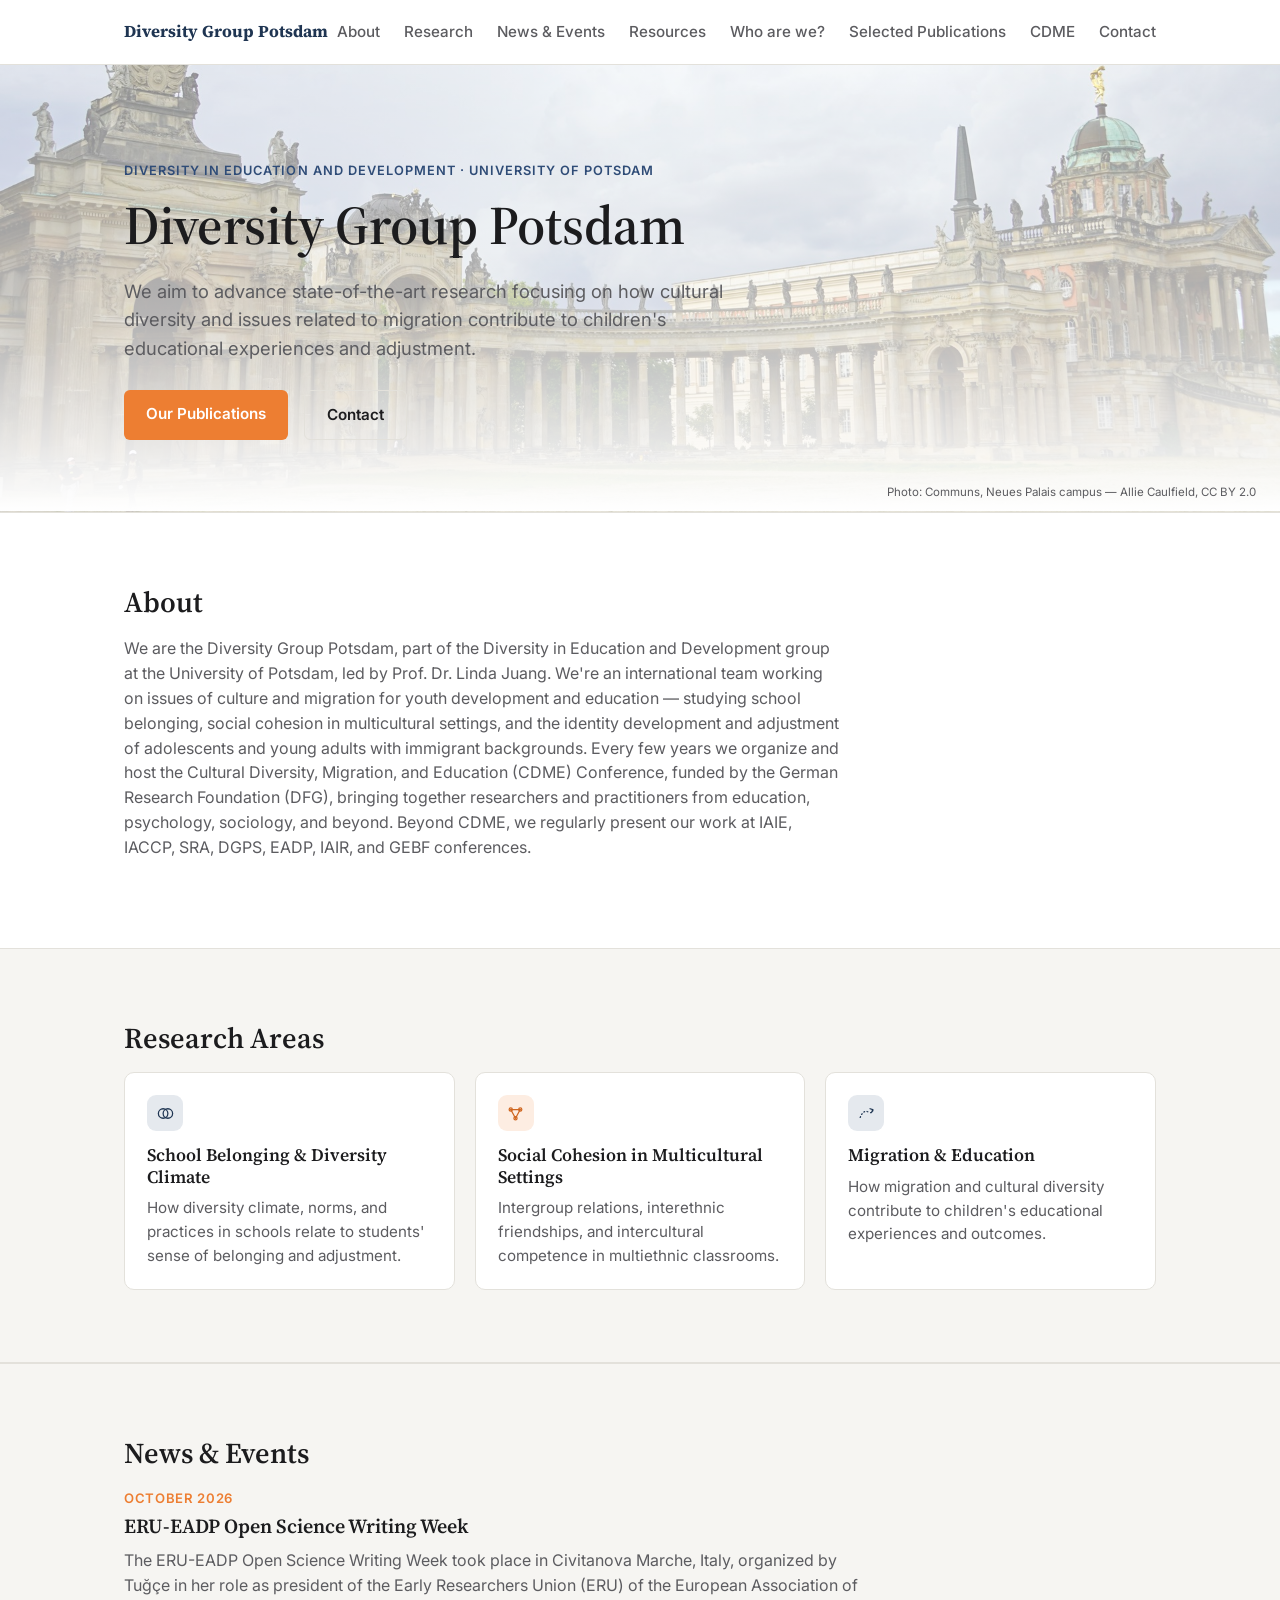
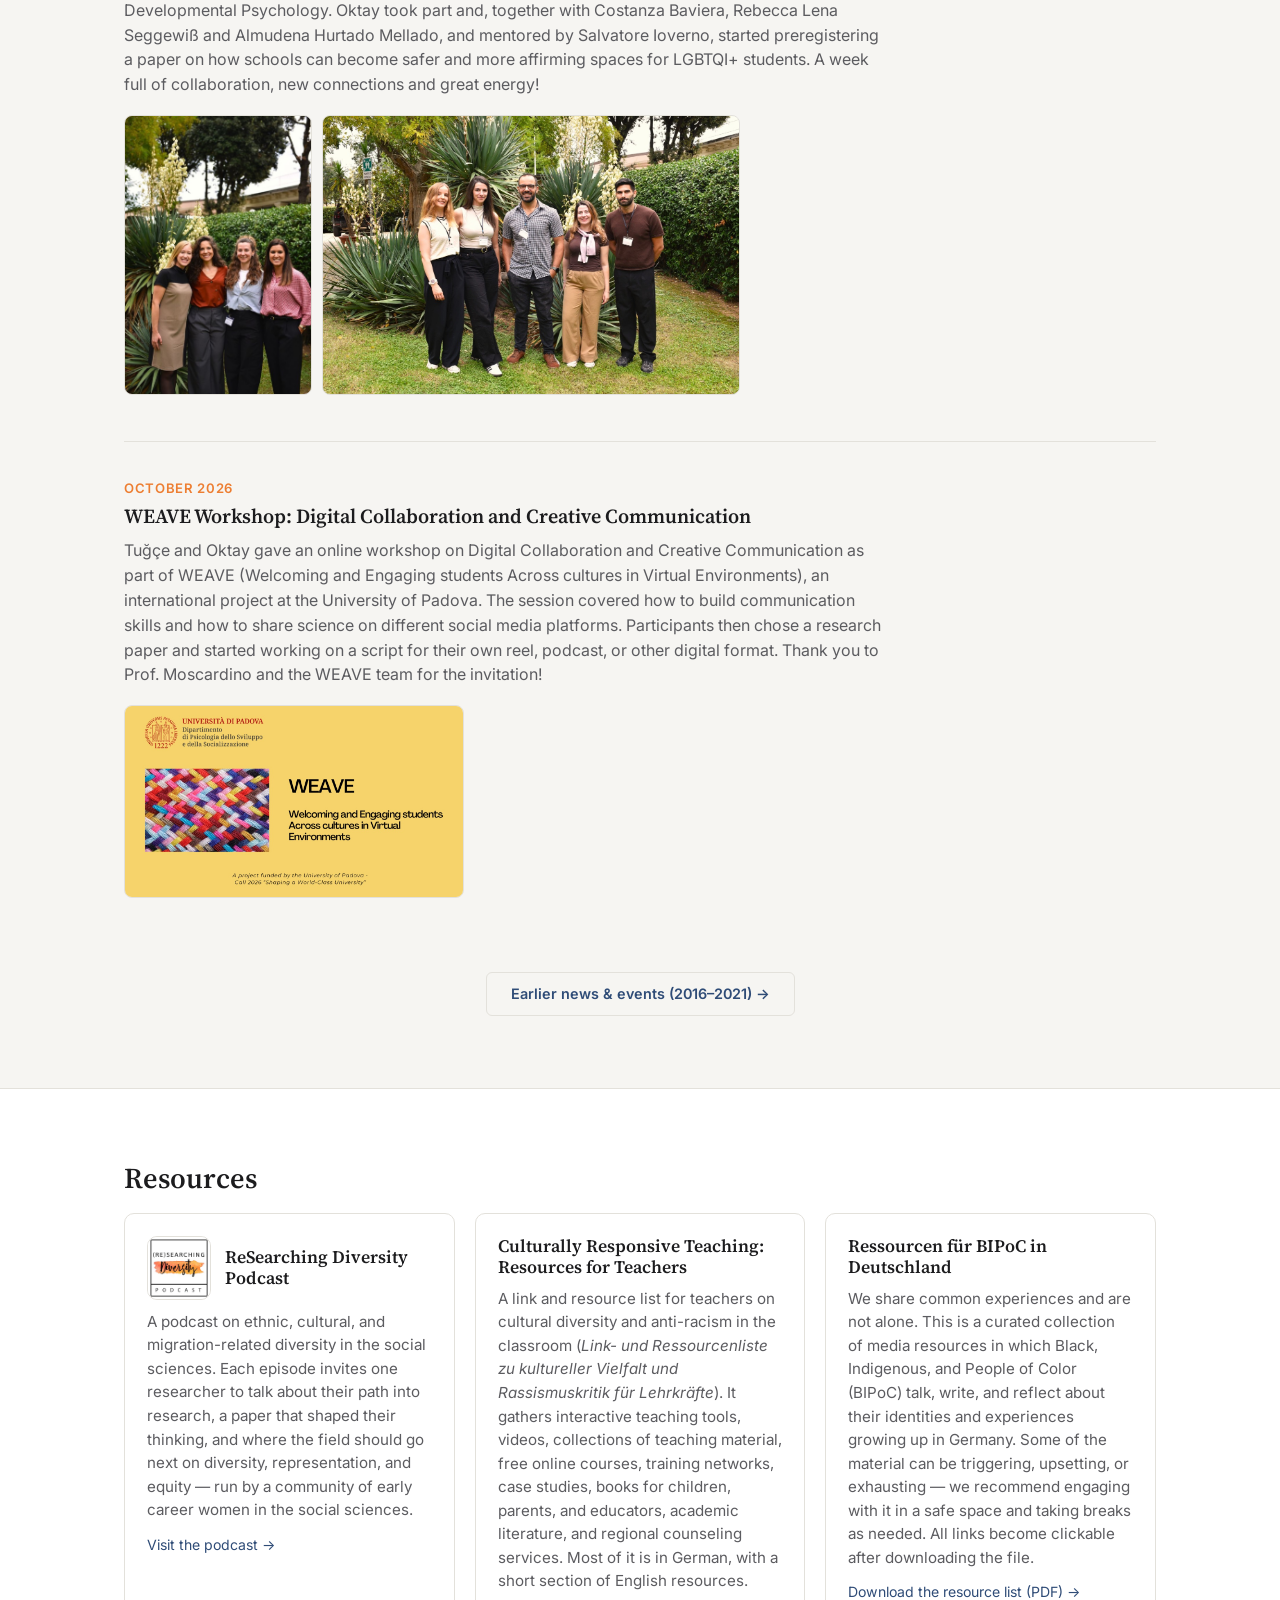
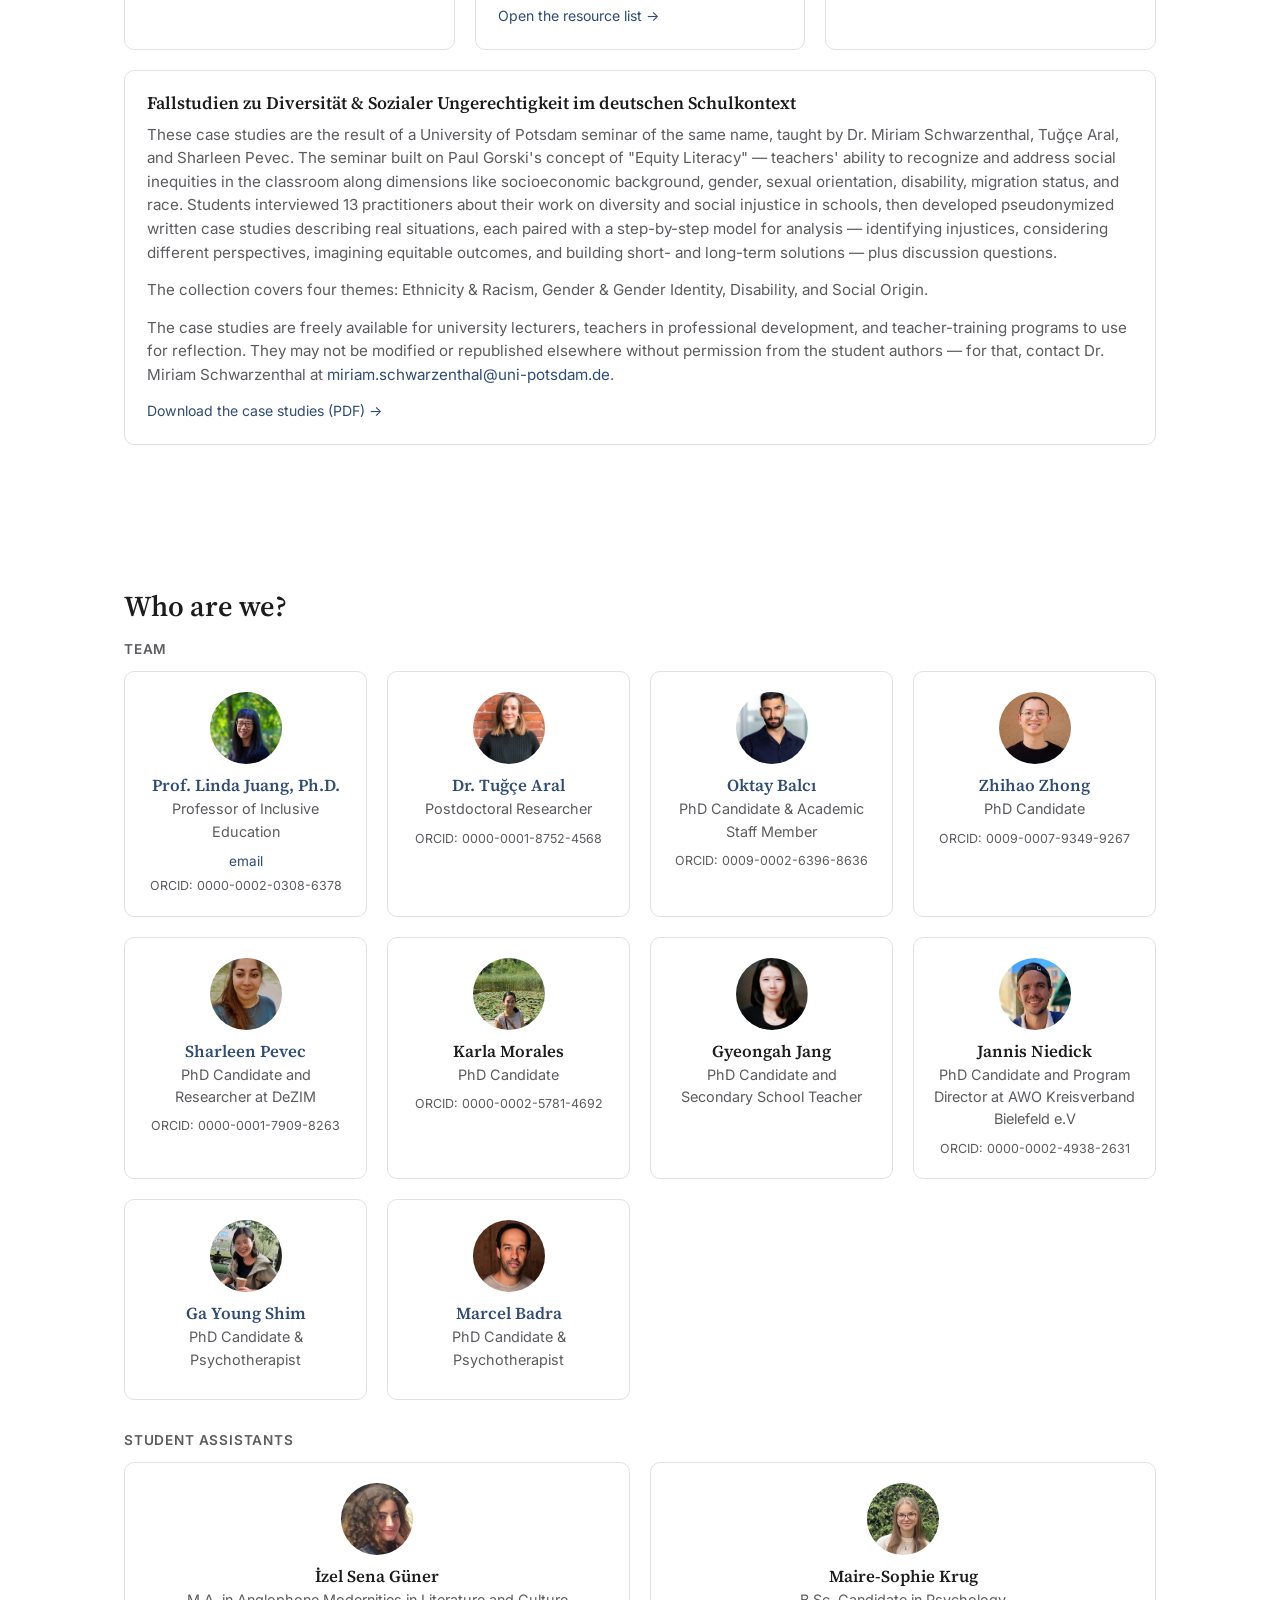
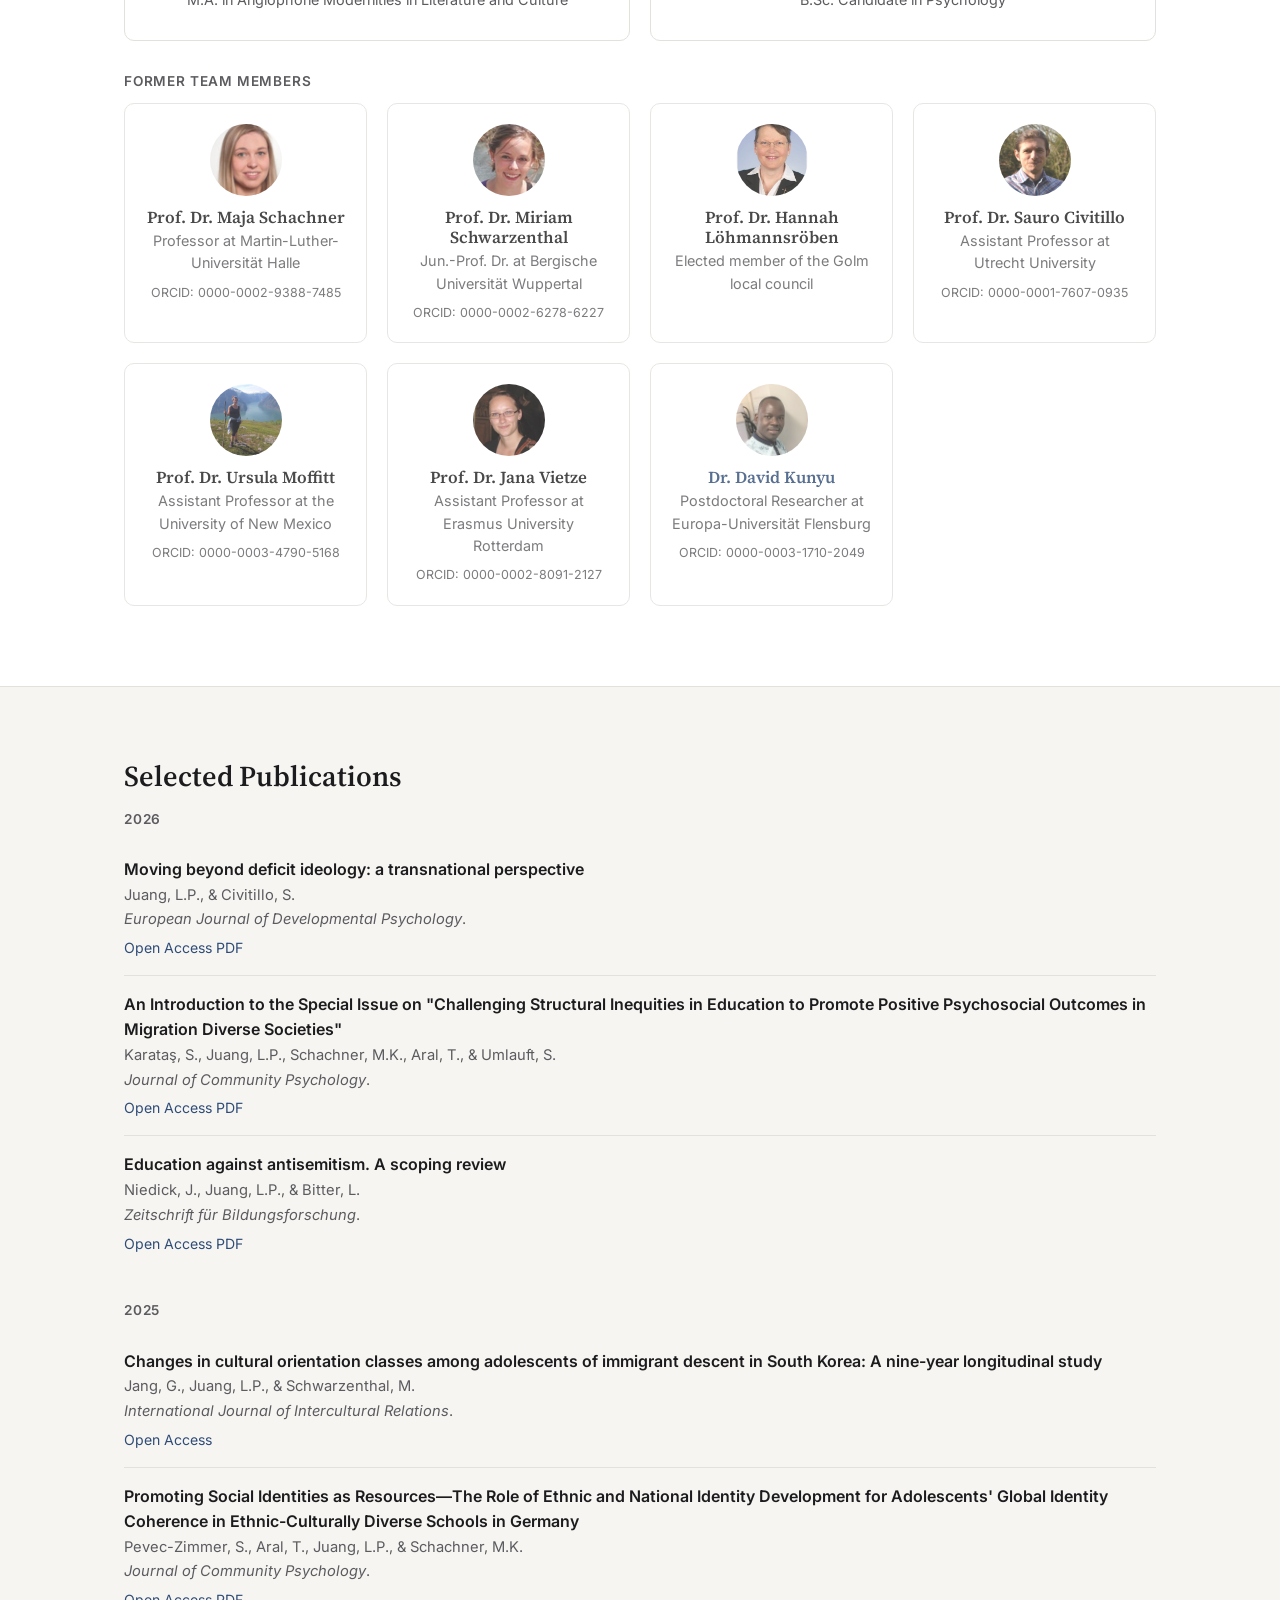
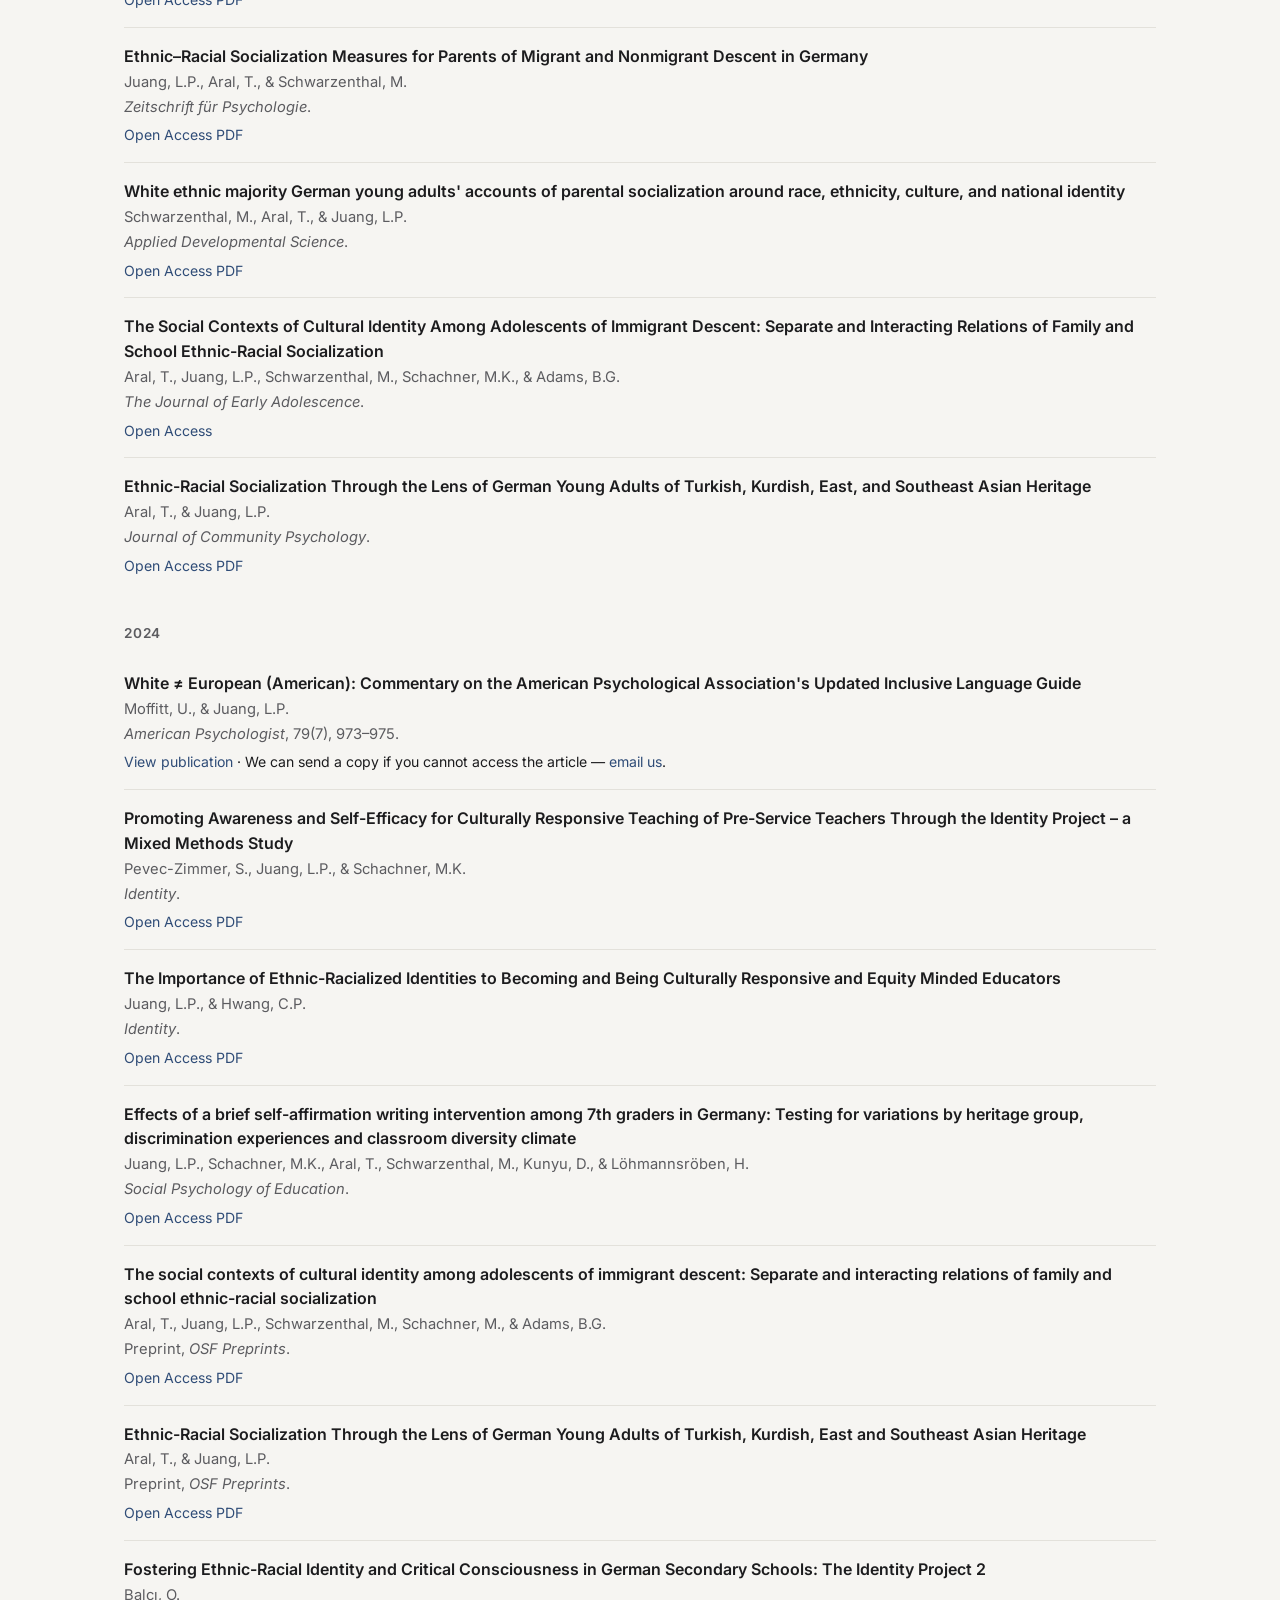
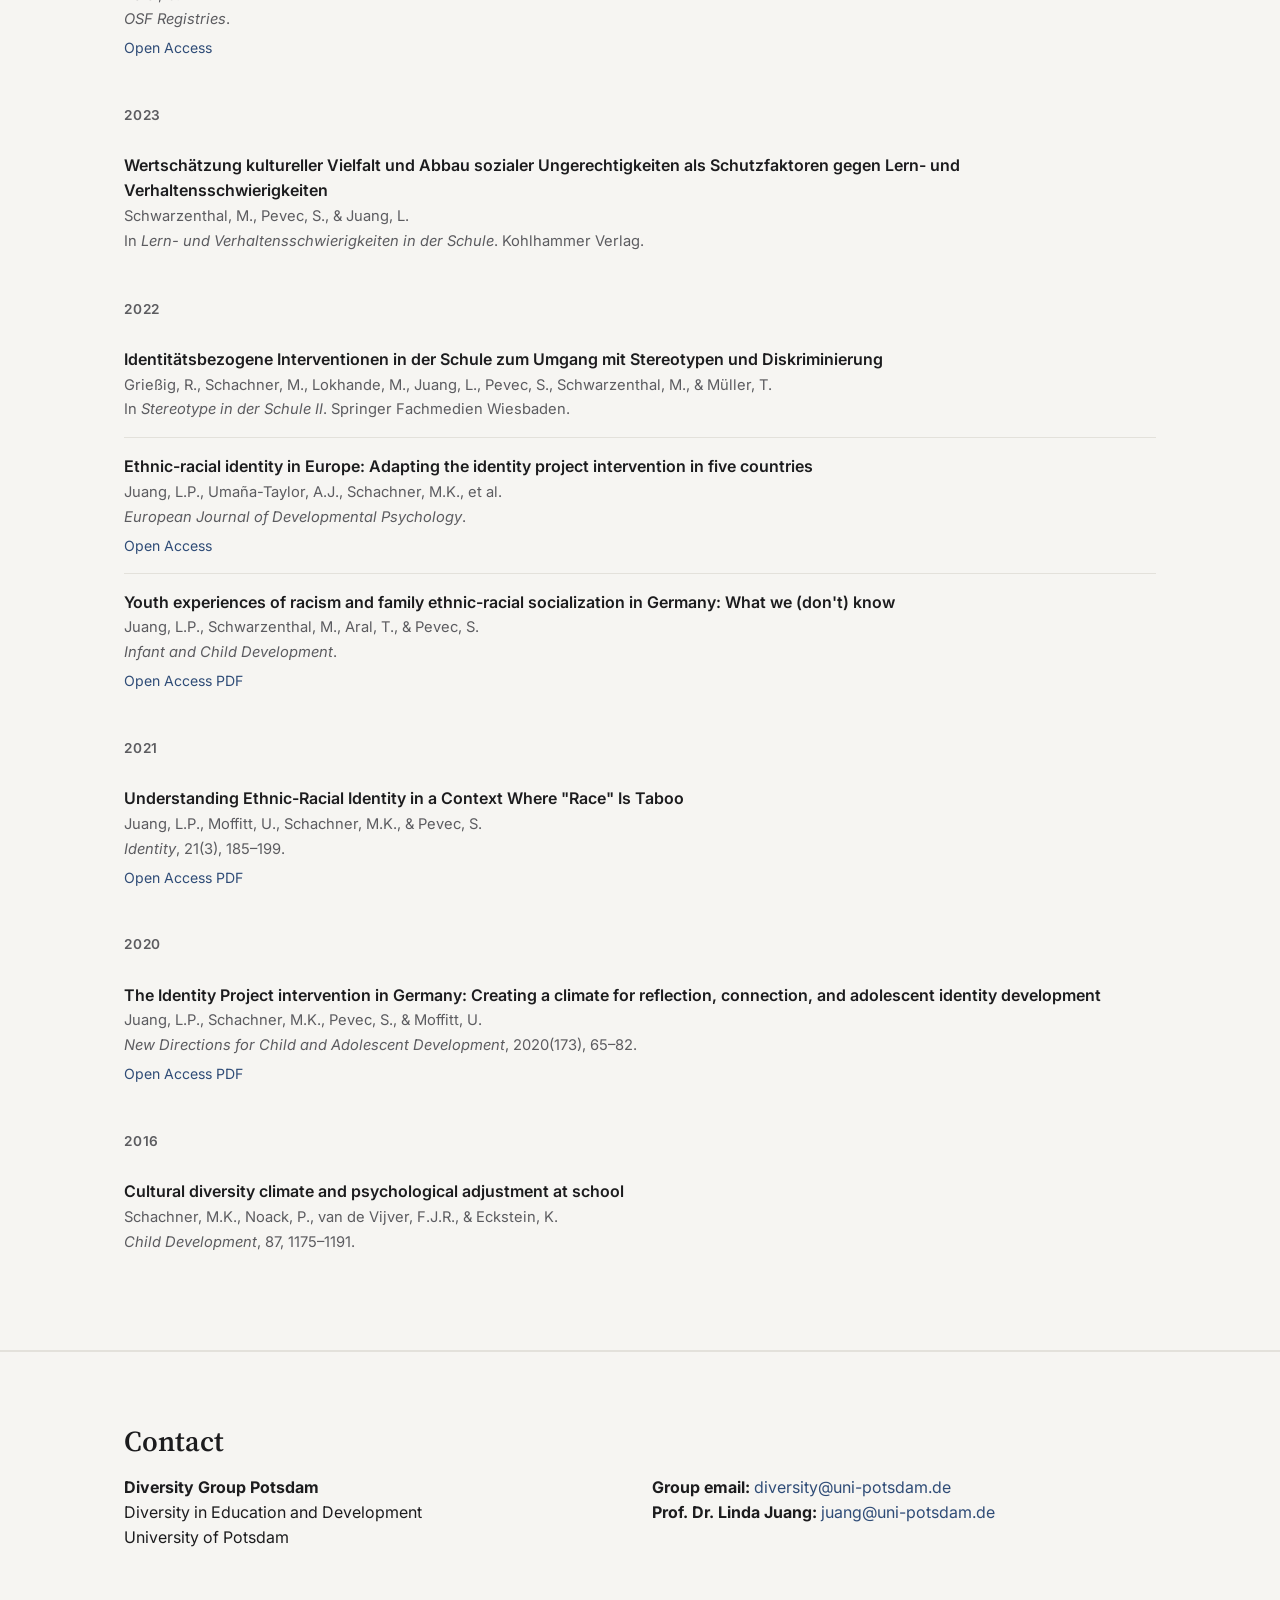
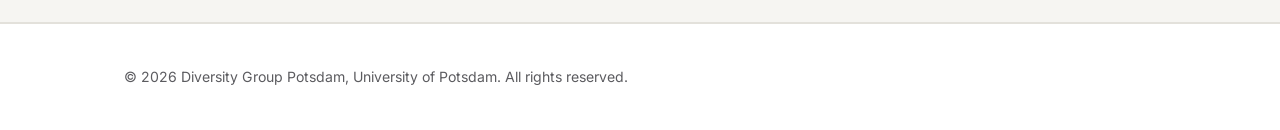
<file: index.html>
<!DOCTYPE html>
<html lang="en">
<head>
<meta charset="UTF-8">
<meta name="viewport" content="width=device-width, initial-scale=1.0">
<title>Diversity Group Potsdam — University of Potsdam</title>
<meta name="description" content="Research group at the University of Potsdam studying how cultural diversity and migration shape children's and adolescents' educational experiences.">
<link rel="preconnect" href="https://fonts.googleapis.com">
<link rel="preconnect" href="https://fonts.gstatic.com" crossorigin>
<link href="https://fonts.googleapis.com/css2?family=Source+Serif+4:opsz,wght@8..60,400;8..60,600;8..60,700&family=Inter:wght@400;500;600;700&display=swap" rel="stylesheet">
<link rel="stylesheet" href="css/style.css?v=8">
</head>
<body>

<header class="site-header">
  <div class="container header-inner">
    <a class="brand" href="#top">
      <span class="brand-name">Diversity Group Potsdam</span>
    </a>
    <button class="nav-toggle" id="navToggle" aria-label="Toggle navigation" aria-expanded="false">
      <span></span><span></span><span></span>
    </button>
    <nav class="site-nav" id="siteNav">
      <a href="#about">About</a>
      <a href="#research">Research</a>
      <a href="#news">News &amp; Events</a>
      <a href="#resources">Resources</a>
      <a href="#people">Who are we?</a>
      <a href="#publications">Selected Publications</a>
      <a href="https://cdme-conference.de/" target="_blank" rel="noopener noreferrer">CDME</a>
      <a href="#contact">Contact</a>
    </nav>
  </div>
</header>

<main id="top">

  <section class="hero">
    <div class="container hero-inner">
      <p class="eyebrow">Diversity in Education and Development &middot; University of Potsdam</p>
      <h1>Diversity Group Potsdam</h1>
      <p class="hero-lede">
        We aim to advance state-of-the-art research focusing on how cultural
        diversity and issues related to migration contribute to children's
        educational experiences and adjustment.
      </p>
      <div class="hero-actions">
        <a class="btn btn-primary" href="#publications">Our Publications</a>
        <a class="btn btn-ghost" href="#contact">Contact</a>
      </div>
    </div>
    <p class="hero-credit">Photo: Communs, Neues Palais campus &mdash; <a href="https://commons.wikimedia.org/wiki/File:2022-09-07_09-11_Berlin_241_Potsdam,_Neues_Palais,_Communs.jpg">Allie Caulfield</a>, CC BY 2.0</p>
  </section>

  <section id="about" class="section">
    <div class="container">
      <h2 class="section-title">About</h2>
      <p class="section-lede">
        We are the Diversity Group Potsdam, part of the Diversity in Education and
        Development group at the University of Potsdam, led by Prof. Dr. Linda
        Juang. We're an international team working on issues of culture and
        migration for youth development and education — studying school belonging,
        social cohesion in multicultural settings, and the identity development and
        adjustment of adolescents and young adults with immigrant backgrounds.
        Every few years we organize and host the Cultural Diversity, Migration,
        and Education (CDME) Conference, funded by the German Research Foundation
        (DFG), bringing together researchers and practitioners from education,
        psychology, sociology, and beyond. Beyond CDME, we regularly present our
        work at IAIE, IACCP, SRA, DGPS, EADP, IAIR, and GEBF conferences.
      </p>
    </div>
  </section>

  <section id="research" class="section section-alt">
    <div class="container">
      <h2 class="section-title">Research Areas</h2>
      <div class="card-grid">
        <article class="card">
          <div class="card-icon card-icon-navy">
            <svg viewBox="0 0 24 24" fill="none" stroke="currentColor" stroke-width="1.6"><circle cx="9" cy="12" r="6"/><circle cx="15" cy="12" r="6"/></svg>
          </div>
          <h3>School Belonging &amp; Diversity Climate</h3>
          <p>How diversity climate, norms, and practices in schools relate to students' sense of belonging and adjustment.</p>
        </article>
        <article class="card">
          <div class="card-icon card-icon-warm">
            <svg viewBox="0 0 24 24" fill="none" stroke="currentColor" stroke-width="1.6" stroke-linecap="round"><circle cx="6" cy="7" r="2"/><circle cx="18" cy="7" r="2"/><circle cx="12" cy="18" r="2"/><line x1="6" y1="7" x2="12" y2="18"/><line x1="18" y1="7" x2="12" y2="18"/><line x1="6" y1="7" x2="18" y2="7"/></svg>
          </div>
          <h3>Social Cohesion in Multicultural Settings</h3>
          <p>Intergroup relations, interethnic friendships, and intercultural competence in multiethnic classrooms.</p>
        </article>
        <article class="card">
          <div class="card-icon card-icon-navy">
            <svg viewBox="0 0 24 24" fill="none" stroke="currentColor" stroke-width="1.6" stroke-linecap="round" stroke-linejoin="round"><path d="M4 17 Q 8 7, 14 10 T 20 7" stroke-dasharray="1 3.2"/><path d="M16.5 6 L20 7 L18.5 10.3"/></svg>
          </div>
          <h3>Migration &amp; Education</h3>
          <p>How migration and cultural diversity contribute to children's educational experiences and outcomes.</p>
        </article>
      </div>
    </div>
  </section>

  <section id="news" class="section section-alt">
    <div class="container">
      <h2 class="section-title">News &amp; Events</h2>

      <ul class="event-list">
        <li class="event">
          <span class="event-date">October 2026</span>
          <h3 class="event-title">ERU-EADP Open Science Writing Week</h3>
          <p class="event-text">
            The ERU-EADP Open Science Writing Week took place in Civitanova
            Marche, Italy, organized by Tuğçe in her role as president of the
            Early Researchers Union (ERU) of the European Association of
            Developmental Psychology. Oktay took part and, together with
            Costanza Baviera, Rebecca Lena Seggewiß and Almudena Hurtado
            Mellado, and mentored by Salvatore Ioverno, started
            preregistering a paper on how schools can become safer and more
            affirming spaces for LGBTQI+ students. A week full of
            collaboration, new connections and great energy!
          </p>
          <div class="event-photos event-photos-duo">
            <img src="assets/img/events/2026-eru-eadp/1.jpg" alt="ERU-EADP Open Science Writing Week, Civitanova Marche">
            <img src="assets/img/events/2026-eru-eadp/2.jpg" alt="ERU-EADP Open Science Writing Week team">
          </div>
        </li>

        <li class="event">
          <span class="event-date">October 2026</span>
          <h3 class="event-title">WEAVE Workshop: Digital Collaboration and Creative Communication</h3>
          <p class="event-text">
            Tuğçe and Oktay gave an online workshop on Digital Collaboration
            and Creative Communication as part of WEAVE (Welcoming and
            Engaging students Across cultures in Virtual Environments), an
            international project at the University of Padova. The session
            covered how to build communication skills and how to share
            science on different social media platforms. Participants then
            chose a research paper and started working on a script for their
            own reel, podcast, or other digital format. Thank you to Prof.
            Moscardino and the WEAVE team for the invitation!
          </p>
          <div class="event-photos event-photos-single">
            <img src="assets/img/events/2026-weave/1.jpg" alt="WEAVE project, University of Padova">
          </div>
        </li>
      </ul>

      <p class="news-archive-link">
        <a class="news-toggle" href="news-archive.html">Earlier news &amp; events (2016&ndash;2021) &rarr;</a>
      </p>
    </div>
  </section>

  <section id="resources" class="section">
    <div class="container">
      <h2 class="section-title">Resources</h2>
      <div class="card-grid">
        <article class="card">
          <div class="card-head">
            <img class="card-logo" src="assets/img/logos/researching-diversity.jpg" alt="ReSearching Diversity Podcast logo">
            <h3>ReSearching Diversity Podcast</h3>
          </div>
          <p>
            A podcast on ethnic, cultural, and migration-related diversity
            in the social sciences. Each episode invites one researcher to
            talk about their path into research, a paper that shaped their
            thinking, and where the field should go next on diversity,
            representation, and equity — run by a community of early career
            women in the social sciences.
          </p>
          <p class="card-link"><a href="https://www.researchingdiversity.com/">Visit the podcast &rarr;</a></p>
        </article>
        <article class="card">
          <h3>Culturally Responsive Teaching: Resources for Teachers</h3>
          <p>
            A link and resource list for teachers on cultural diversity and
            anti-racism in the classroom (<em>Link- und Ressourcenliste zu
            kultureller Vielfalt und Rassismuskritik für Lehrkräfte</em>).
            It gathers interactive teaching tools, videos, collections of
            teaching material, free online courses, training networks, case
            studies, books for children, parents, and educators, academic
            literature, and regional counseling services. Most of it is in
            German, with a short section of English resources.
          </p>
          <p class="card-link"><a href="https://docs.google.com/document/u/0/d/1g2JvBDaAPKVXBz97EpAC6DzEpv_eOgEnw8iwqcxYKvI/mobilebasic" target="_blank" rel="noopener noreferrer">Open the resource list &rarr;</a></p>
        </article>
        <article class="card">
          <h3>Ressourcen für BIPoC in Deutschland</h3>
          <p>
            We share common experiences and are not alone. This is a curated
            collection of media resources in which Black, Indigenous, and
            People of Color (BIPoC) talk, write, and reflect about their
            identities and experiences growing up in Germany. Some of the
            material can be triggering, upsetting, or exhausting — we
            recommend engaging with it in a safe space and taking breaks as
            needed. All links become clickable after downloading the file.
          </p>
          <p class="card-link"><a href="assets/docs/ressourcen-fur-bipoc-in-deutschland.pdf">Download the resource list (PDF) &rarr;</a></p>
        </article>
      </div>

      <article class="card resource-detail">
        <h3>Fallstudien zu Diversität &amp; Sozialer Ungerechtigkeit im deutschen Schulkontext</h3>
        <p>
          These case studies are the result of a University of Potsdam
          seminar of the same name, taught by Dr. Miriam Schwarzenthal,
          Tuğçe Aral, and Sharleen Pevec. The seminar built on Paul Gorski's
          concept of "Equity Literacy" — teachers' ability to recognize and
          address social inequities in the classroom along dimensions like
          socioeconomic background, gender, sexual orientation, disability,
          migration status, and race. Students interviewed 13 practitioners
          about their work on diversity and social injustice in schools,
          then developed pseudonymized written case studies describing real
          situations, each paired with a step-by-step model for analysis —
          identifying injustices, considering different perspectives,
          imagining equitable outcomes, and building short- and long-term
          solutions — plus discussion questions.
        </p>
        <p>
          The collection covers four themes: Ethnicity &amp; Racism, Gender
          &amp; Gender Identity, Disability, and Social Origin.
        </p>
        <p>
          The case studies are freely available for university lecturers,
          teachers in professional development, and teacher-training
          programs to use for reflection. They may not be modified or
          republished elsewhere without permission from the student authors
          — for that, contact Dr. Miriam Schwarzenthal at
          <a href="mailto:miriam.schwarzenthal@uni-potsdam.de">miriam.schwarzenthal@uni-potsdam.de</a>.
        </p>
        <p class="card-link"><a href="assets/docs/fallstudien-diversitaet-soziale-ungerechtigkeit.pdf">Download the case studies (PDF) &rarr;</a></p>
      </article>
    </div>
  </section>

  <section id="people" class="section">
    <div class="container">
      <h2 class="section-title">Who are we?</h2>

      <h3 class="group-label">Team</h3>
      <div class="card-grid people-grid">
        <article class="person-card">
          <img class="avatar" src="assets/img/people/linda-juang.jpg" alt="Prof. Dr. Linda Juang">
          <h4><a href="https://www.uni-potsdam.de/de/inklusion/heterogenitaet/juang">Prof. Linda Juang, Ph.D.</a></h4>
          <p class="role">Professor of Inclusive Education</p>
          <p class="links"><a href="mailto:juang@uni-potsdam.de">email</a></p>
          <p class="orcid"><a href="https://orcid.org/0000-0002-0308-6378">ORCID: 0000-0002-0308-6378</a></p>
        </article>
        <article class="person-card">
          <img class="avatar" src="assets/img/people/tugce-aral.jpg" alt="Tuğçe Aral">
          <h4><a href="https://www.uni-potsdam.de/de/inklusion/heterogenitaet/aral">Dr. Tuğçe Aral</a></h4>
          <p class="role">Postdoctoral Researcher</p>
          <p class="orcid"><a href="https://orcid.org/0000-0001-8752-4568">ORCID: 0000-0001-8752-4568</a></p>
        </article>
        <article class="person-card">
          <img class="avatar" src="assets/img/people/oktay-balci.jpg" alt="Oktay Balcı">
          <h4><a href="https://www.uni-potsdam.de/de/inklusion/heterogenitaet/oktay-balci">Oktay Balcı</a></h4>
          <p class="role">PhD Candidate &amp; Academic Staff Member</p>
          <p class="orcid"><a href="https://orcid.org/0009-0002-6396-8636">ORCID: 0009-0002-6396-8636</a></p>
        </article>
        <article class="person-card">
          <img class="avatar" src="assets/img/people/zhihao-zhong.png" alt="Zhihao Zhong">
          <h4><a href="https://www.uni-potsdam.de/de/inklusion/heterogenitaet/zhihao-zhong">Zhihao Zhong</a></h4>
          <p class="role">PhD Candidate</p>
          <p class="orcid"><a href="https://orcid.org/0009-0007-9349-9267">ORCID: 0009-0007-9349-9267</a></p>
        </article>
        <article class="person-card">
          <img class="avatar" src="assets/img/people/sharleen-pevec.jpg" alt="Sharleen Pevec">
          <h4><a href="https://www.dezim-institut.de/mitarbeitende/sharleen-pevec-zimmer/">Sharleen Pevec</a></h4>
          <p class="role">PhD Candidate and Researcher at DeZIM</p>
          <p class="orcid"><a href="https://orcid.org/0000-0001-7909-8263">ORCID: 0000-0001-7909-8263</a></p>
        </article>
        <article class="person-card">
          <img class="avatar" src="assets/img/people/karla-morales.png" alt="Karla Morales">
          <h4>Karla Morales</h4>
          <p class="role">PhD Candidate</p>
          <p class="orcid"><a href="https://orcid.org/0000-0002-5781-4692">ORCID: 0000-0002-5781-4692</a></p>
        </article>
        <article class="person-card">
          <img class="avatar" src="assets/img/people/gyeongah-jang.png" alt="Gyeongah Jang">
          <h4>Gyeongah Jang</h4>
          <p class="role">PhD Candidate and Secondary School Teacher</p>
        </article>
        <article class="person-card">
          <img class="avatar" src="assets/img/people/jannis-niedick.jpg" alt="Jannis Niedick">
          <h4>Jannis Niedick</h4>
          <p class="role">PhD Candidate and Program Director at AWO Kreisverband Bielefeld e.V</p>
          <p class="orcid"><a href="https://orcid.org/0000-0002-4938-2631">ORCID: 0000-0002-4938-2631</a></p>
        </article>
        <article class="person-card">
          <img class="avatar" src="assets/img/people/ga-young-shim.jpg" alt="Ga Young Shim">
          <h4><a href="https://psychotherapyshim.com/">Ga Young Shim</a></h4>
          <p class="role">PhD Candidate &amp; Psychotherapist</p>
        </article>
        <article class="person-card">
          <img class="avatar" src="assets/img/people/marcel-badra.jpg" alt="Marcel Badra">
          <h4><a href="https://psychotherapie-badra.de/">Marcel Badra</a></h4>
          <p class="role">PhD Candidate &amp; Psychotherapist</p>
        </article>
      </div>

      <h3 class="group-label">Student Assistants</h3>
      <div class="card-grid people-grid">
        <article class="person-card">
          <img class="avatar" src="assets/img/people/izel-sena-guner.jpg?v=2" alt="İzel Sena Güner">
          <h4>İzel Sena Güner</h4>
          <p class="role">M.A. in Anglophone Modernities in Literature and Culture</p>
        </article>
        <article class="person-card">
          <img class="avatar" src="assets/img/people/maire-sophie-krug.jpg" alt="Maire-Sophie Krug">
          <h4>Maire-Sophie Krug</h4>
          <p class="role">B.Sc. Candidate in Psychology</p>
        </article>
      </div>

      <h3 class="group-label">Former Team Members</h3>
      <div class="card-grid people-grid">
        <article class="person-card person-card-alum">
          <img class="avatar" src="assets/img/people/maja-schachner.jpg" alt="Maja Schachner">
          <h4>Prof. Dr. Maja Schachner</h4>
          <p class="role">Professor at Martin-Luther-Universität Halle</p>
          <p class="orcid"><a href="https://orcid.org/0000-0002-9388-7485">ORCID: 0000-0002-9388-7485</a></p>
        </article>
        <article class="person-card person-card-alum">
          <img class="avatar" src="assets/img/people/miriam-schwarzenthal.jpg" alt="Miriam Schwarzenthal">
          <h4>Prof. Dr. Miriam Schwarzenthal</h4>
          <p class="role">Jun.-Prof. Dr. at Bergische Universität Wuppertal</p>
          <p class="orcid"><a href="https://orcid.org/0000-0002-6278-6227">ORCID: 0000-0002-6278-6227</a></p>
        </article>
        <article class="person-card person-card-alum">
          <img class="avatar" src="assets/img/people/hannah-loehmannsroeben.jpg" alt="Hannah Löhmannsröben">
          <h4>Prof. Dr. Hannah Löhmannsröben</h4>
          <p class="role">Elected member of the Golm local council</p>
        </article>
        <article class="person-card person-card-alum">
          <img class="avatar" src="assets/img/people/sauro-civitillo.jpg" alt="Sauro Civitillo">
          <h4>Prof. Dr. Sauro Civitillo</h4>
          <p class="role">Assistant Professor at Utrecht University</p>
          <p class="orcid"><a href="https://orcid.org/0000-0001-7607-0935">ORCID: 0000-0001-7607-0935</a></p>
        </article>
        <article class="person-card person-card-alum">
          <img class="avatar" src="assets/img/people/ursula-moffitt.jpg" alt="Ursula Moffitt">
          <h4>Prof. Dr. Ursula Moffitt</h4>
          <p class="role">Assistant Professor at the University of New Mexico</p>
          <p class="orcid"><a href="https://orcid.org/0000-0003-4790-5168">ORCID: 0000-0003-4790-5168</a></p>
        </article>
        <article class="person-card person-card-alum">
          <img class="avatar" src="assets/img/people/jana-vietze.jpg" alt="Jana Vietze">
          <h4>Prof. Dr. Jana Vietze</h4>
          <p class="role">Assistant Professor at Erasmus University Rotterdam</p>
          <p class="orcid"><a href="https://orcid.org/0000-0002-8091-2127">ORCID: 0000-0002-8091-2127</a></p>
        </article>
        <article class="person-card person-card-alum">
          <img class="avatar" src="assets/img/people/david-kunyu.jpg" alt="David Kunyu">
          <h4><a href="http://davidkunyu.com/">Dr. David Kunyu</a></h4>
          <p class="role">Postdoctoral Researcher at Europa-Universität Flensburg</p>
          <p class="orcid"><a href="https://orcid.org/0000-0003-1710-2049">ORCID: 0000-0003-1710-2049</a></p>
        </article>
      </div>
    </div>
  </section>

  <section id="publications" class="section section-alt">
    <div class="container">
      <h2 class="section-title">Selected Publications</h2>

      <h3 class="group-label">2026</h3>
      <ul class="pub-list">
        <li>
          <span class="pub-title">Moving beyond deficit ideology: a transnational perspective</span>
          <span class="pub-authors">Juang, L.P., &amp; Civitillo, S.</span>
          <span class="pub-venue"><em>European Journal of Developmental Psychology</em>.</span>
          <span class="pub-links"><a href="https://www.tandfonline.com/doi/pdf/10.1080/17405629.2026.2693475?needAccess=true">Open Access PDF</a></span>
        </li>
        <li>
          <span class="pub-title">An Introduction to the Special Issue on "Challenging Structural Inequities in Education to Promote Positive Psychosocial Outcomes in Migration Diverse Societies"</span>
          <span class="pub-authors">Karataş, S., Juang, L.P., Schachner, M.K., Aral, T., &amp; Umlauft, S.</span>
          <span class="pub-venue"><em>Journal of Community Psychology</em>.</span>
          <span class="pub-links"><a href="https://onlinelibrary.wiley.com/doi/pdfdirect/10.1002/jcop.70092">Open Access PDF</a></span>
        </li>
        <li>
          <span class="pub-title">Education against antisemitism. A scoping review</span>
          <span class="pub-authors">Niedick, J., Juang, L.P., &amp; Bitter, L.</span>
          <span class="pub-venue"><em>Zeitschrift für Bildungsforschung</em>.</span>
          <span class="pub-links"><a href="https://link.springer.com/content/pdf/10.1007/s35834-025-00529-x.pdf">Open Access PDF</a></span>
        </li>
      </ul>

      <h3 class="group-label">2025</h3>
      <ul class="pub-list">
        <li>
          <span class="pub-title">Changes in cultural orientation classes among adolescents of immigrant descent in South Korea: A nine-year longitudinal study</span>
          <span class="pub-authors">Jang, G., Juang, L.P., &amp; Schwarzenthal, M.</span>
          <span class="pub-venue"><em>International Journal of Intercultural Relations</em>.</span>
          <span class="pub-links"><a href="https://doi.org/10.1016/j.ijintrel.2025.102297">Open Access</a></span>
        </li>
        <li>
          <span class="pub-title">Promoting Social Identities as Resources—The Role of Ethnic and National Identity Development for Adolescents' Global Identity Coherence in Ethnic-Culturally Diverse Schools in Germany</span>
          <span class="pub-authors">Pevec-Zimmer, S., Aral, T., Juang, L.P., &amp; Schachner, M.K.</span>
          <span class="pub-venue"><em>Journal of Community Psychology</em>.</span>
          <span class="pub-links"><a href="https://onlinelibrary.wiley.com/doi/pdfdirect/10.1002/jcop.70059">Open Access PDF</a></span>
        </li>
        <li>
          <span class="pub-title">Ethnic–Racial Socialization Measures for Parents of Migrant and Nonmigrant Descent in Germany</span>
          <span class="pub-authors">Juang, L.P., Aral, T., &amp; Schwarzenthal, M.</span>
          <span class="pub-venue"><em>Zeitschrift für Psychologie</em>.</span>
          <span class="pub-links"><a href="https://econtent.hogrefe.com/doi/pdf/10.1027/2151-2604/a000589?download=true">Open Access PDF</a></span>
        </li>
        <li>
          <span class="pub-title">White ethnic majority German young adults' accounts of parental socialization around race, ethnicity, culture, and national identity</span>
          <span class="pub-authors">Schwarzenthal, M., Aral, T., &amp; Juang, L.P.</span>
          <span class="pub-venue"><em>Applied Developmental Science</em>.</span>
          <span class="pub-links"><a href="https://www.tandfonline.com/doi/pdf/10.1080/10888691.2025.2506729?needAccess=true">Open Access PDF</a></span>
        </li>
        <li>
          <span class="pub-title">The Social Contexts of Cultural Identity Among Adolescents of Immigrant Descent: Separate and Interacting Relations of Family and School Ethnic-Racial Socialization</span>
          <span class="pub-authors">Aral, T., Juang, L.P., Schwarzenthal, M., Schachner, M.K., &amp; Adams, B.G.</span>
          <span class="pub-venue"><em>The Journal of Early Adolescence</em>.</span>
          <span class="pub-links"><a href="https://doi.org/10.1177/02724316241251401">Open Access</a></span>
        </li>
        <li>
          <span class="pub-title">Ethnic-Racial Socialization Through the Lens of German Young Adults of Turkish, Kurdish, East, and Southeast Asian Heritage</span>
          <span class="pub-authors">Aral, T., &amp; Juang, L.P.</span>
          <span class="pub-venue"><em>Journal of Community Psychology</em>.</span>
          <span class="pub-links"><a href="https://onlinelibrary.wiley.com/doi/pdfdirect/10.1002/jcop.23166">Open Access PDF</a></span>
        </li>
      </ul>

      <h3 class="group-label">2024</h3>
      <ul class="pub-list">
        <li>
          <span class="pub-title">White &ne; European (American): Commentary on the American Psychological Association's Updated Inclusive Language Guide</span>
          <span class="pub-authors">Moffitt, U., &amp; Juang, L.P.</span>
          <span class="pub-venue"><em>American Psychologist</em>, 79(7), 973&ndash;975.</span>
          <span class="pub-links"><a href="https://doi.org/10.1037/amp0001353">View publication</a> &middot; We can send a copy if you cannot access the article &mdash; <a href="mailto:juang@uni-potsdam.de">email us</a>.</span>
        </li>
        <li>
          <span class="pub-title">Promoting Awareness and Self-Efficacy for Culturally Responsive Teaching of Pre-Service Teachers Through the Identity Project – a Mixed Methods Study</span>
          <span class="pub-authors">Pevec-Zimmer, S., Juang, L.P., &amp; Schachner, M.K.</span>
          <span class="pub-venue"><em>Identity</em>.</span>
          <span class="pub-links"><a href="https://www.tandfonline.com/doi/pdf/10.1080/15283488.2024.2344086?needAccess=true">Open Access PDF</a></span>
        </li>
        <li>
          <span class="pub-title">The Importance of Ethnic-Racialized Identities to Becoming and Being Culturally Responsive and Equity Minded Educators</span>
          <span class="pub-authors">Juang, L.P., &amp; Hwang, C.P.</span>
          <span class="pub-venue"><em>Identity</em>.</span>
          <span class="pub-links"><a href="https://www.tandfonline.com/doi/pdf/10.1080/15283488.2024.2388248?needAccess=true">Open Access PDF</a></span>
        </li>
        <li>
          <span class="pub-title">Effects of a brief self-affirmation writing intervention among 7th graders in Germany: Testing for variations by heritage group, discrimination experiences and classroom diversity climate</span>
          <span class="pub-authors">Juang, L.P., Schachner, M.K., Aral, T., Schwarzenthal, M., Kunyu, D., &amp; Löhmannsröben, H.</span>
          <span class="pub-venue"><em>Social Psychology of Education</em>.</span>
          <span class="pub-links"><a href="https://link.springer.com/content/pdf/10.1007/s11218-023-09789-9.pdf">Open Access PDF</a></span>
        </li>
        <li>
          <span class="pub-title">The social contexts of cultural identity among adolescents of immigrant descent: Separate and interacting relations of family and school ethnic-racial socialization</span>
          <span class="pub-authors">Aral, T., Juang, L.P., Schwarzenthal, M., Schachner, M., &amp; Adams, B.G.</span>
          <span class="pub-venue">Preprint, <em>OSF Preprints</em>.</span>
          <span class="pub-links"><a href="https://osf.io/3snjc/download">Open Access PDF</a></span>
        </li>
        <li>
          <span class="pub-title">Ethnic-Racial Socialization Through the Lens of German Young Adults of Turkish, Kurdish, East and Southeast Asian Heritage</span>
          <span class="pub-authors">Aral, T., &amp; Juang, L.P.</span>
          <span class="pub-venue">Preprint, <em>OSF Preprints</em>.</span>
          <span class="pub-links"><a href="https://osf.io/3r7vn/download">Open Access PDF</a></span>
        </li>
        <li>
          <span class="pub-title">Fostering Ethnic-Racial Identity and Critical Consciousness in German Secondary Schools: The Identity Project 2</span>
          <span class="pub-authors">Balcı, O.</span>
          <span class="pub-venue"><em>OSF Registries</em>.</span>
          <span class="pub-links"><a href="https://osf.io/jfpyt/">Open Access</a></span>
        </li>
      </ul>

      <h3 class="group-label">2023</h3>
      <ul class="pub-list">
        <li>
          <span class="pub-title">Wertschätzung kultureller Vielfalt und Abbau sozialer Ungerechtigkeiten als Schutzfaktoren gegen Lern- und Verhaltensschwierigkeiten</span>
          <span class="pub-authors">Schwarzenthal, M., Pevec, S., &amp; Juang, L.</span>
          <span class="pub-venue">In <em>Lern- und Verhaltensschwierigkeiten in der Schule</em>. Kohlhammer Verlag.</span>
        </li>
      </ul>

      <h3 class="group-label">2022</h3>
      <ul class="pub-list">
        <li>
          <span class="pub-title">Identitätsbezogene Interventionen in der Schule zum Umgang mit Stereotypen und Diskriminierung</span>
          <span class="pub-authors">Grießig, R., Schachner, M., Lokhande, M., Juang, L., Pevec, S., Schwarzenthal, M., &amp; Müller, T.</span>
          <span class="pub-venue">In <em>Stereotype in der Schule II</em>. Springer Fachmedien Wiesbaden.</span>
        </li>
        <li>
          <span class="pub-title">Ethnic-racial identity in Europe: Adapting the identity project intervention in five countries</span>
          <span class="pub-authors">Juang, L.P., Umaña-Taylor, A.J., Schachner, M.K., et al.</span>
          <span class="pub-venue"><em>European Journal of Developmental Psychology</em>.</span>
          <span class="pub-links"><a href="https://doi.org/10.1080/17405629.2022.2131520">Open Access</a></span>
        </li>
        <li>
          <span class="pub-title">Youth experiences of racism and family ethnic-racial socialization in Germany: What we (don't) know</span>
          <span class="pub-authors">Juang, L.P., Schwarzenthal, M., Aral, T., &amp; Pevec, S.</span>
          <span class="pub-venue"><em>Infant and Child Development</em>.</span>
          <span class="pub-links"><a href="https://onlinelibrary.wiley.com/doi/pdfdirect/10.1002/icd.2301">Open Access PDF</a></span>
        </li>
      </ul>

      <h3 class="group-label">2021</h3>
      <ul class="pub-list">
        <li>
          <span class="pub-title">Understanding Ethnic-Racial Identity in a Context Where "Race" Is Taboo</span>
          <span class="pub-authors">Juang, L.P., Moffitt, U., Schachner, M.K., &amp; Pevec, S.</span>
          <span class="pub-venue"><em>Identity</em>, 21(3), 185–199.</span>
          <span class="pub-links"><a href="https://www.tandfonline.com/doi/pdf/10.1080/15283488.2021.1932901?needAccess=true">Open Access PDF</a></span>
        </li>
      </ul>

      <h3 class="group-label">2020</h3>
      <ul class="pub-list">
        <li>
          <span class="pub-title">The Identity Project intervention in Germany: Creating a climate for reflection, connection, and adolescent identity development</span>
          <span class="pub-authors">Juang, L.P., Schachner, M.K., Pevec, S., &amp; Moffitt, U.</span>
          <span class="pub-venue"><em>New Directions for Child and Adolescent Development</em>, 2020(173), 65–82.</span>
          <span class="pub-links"><a href="https://onlinelibrary.wiley.com/doi/pdfdirect/10.1002/cad.20379">Open Access PDF</a></span>
        </li>
      </ul>

      <h3 class="group-label">2016</h3>
      <ul class="pub-list">
        <li>
          <span class="pub-title">Cultural diversity climate and psychological adjustment at school</span>
          <span class="pub-authors">Schachner, M.K., Noack, P., van de Vijver, F.J.R., &amp; Eckstein, K.</span>
          <span class="pub-venue"><em>Child Development</em>, 87, 1175–1191.</span>
        </li>
      </ul>
    </div>
  </section>

  <section id="contact" class="section section-alt">
    <div class="container">
      <h2 class="section-title">Contact</h2>
      <div class="contact-grid">
        <div>
          <p><strong>Diversity Group Potsdam</strong><br>
          Diversity in Education and Development<br>
          University of Potsdam</p>
        </div>
        <div>
          <p><strong>Group email:</strong> <a href="mailto:diversity@uni-potsdam.de">diversity@uni-potsdam.de</a><br>
          <strong>Prof. Dr. Linda Juang:</strong> <a href="mailto:juang@uni-potsdam.de">juang@uni-potsdam.de</a></p>
        </div>
      </div>
    </div>
  </section>

</main>

<footer class="site-footer">
  <div class="container">
    <p>&copy; <span id="year"></span> Diversity Group Potsdam, University of Potsdam. All rights reserved.</p>
  </div>
</footer>

<script src="js/main.js?v=3"></script>
</body>
</html>
</file>
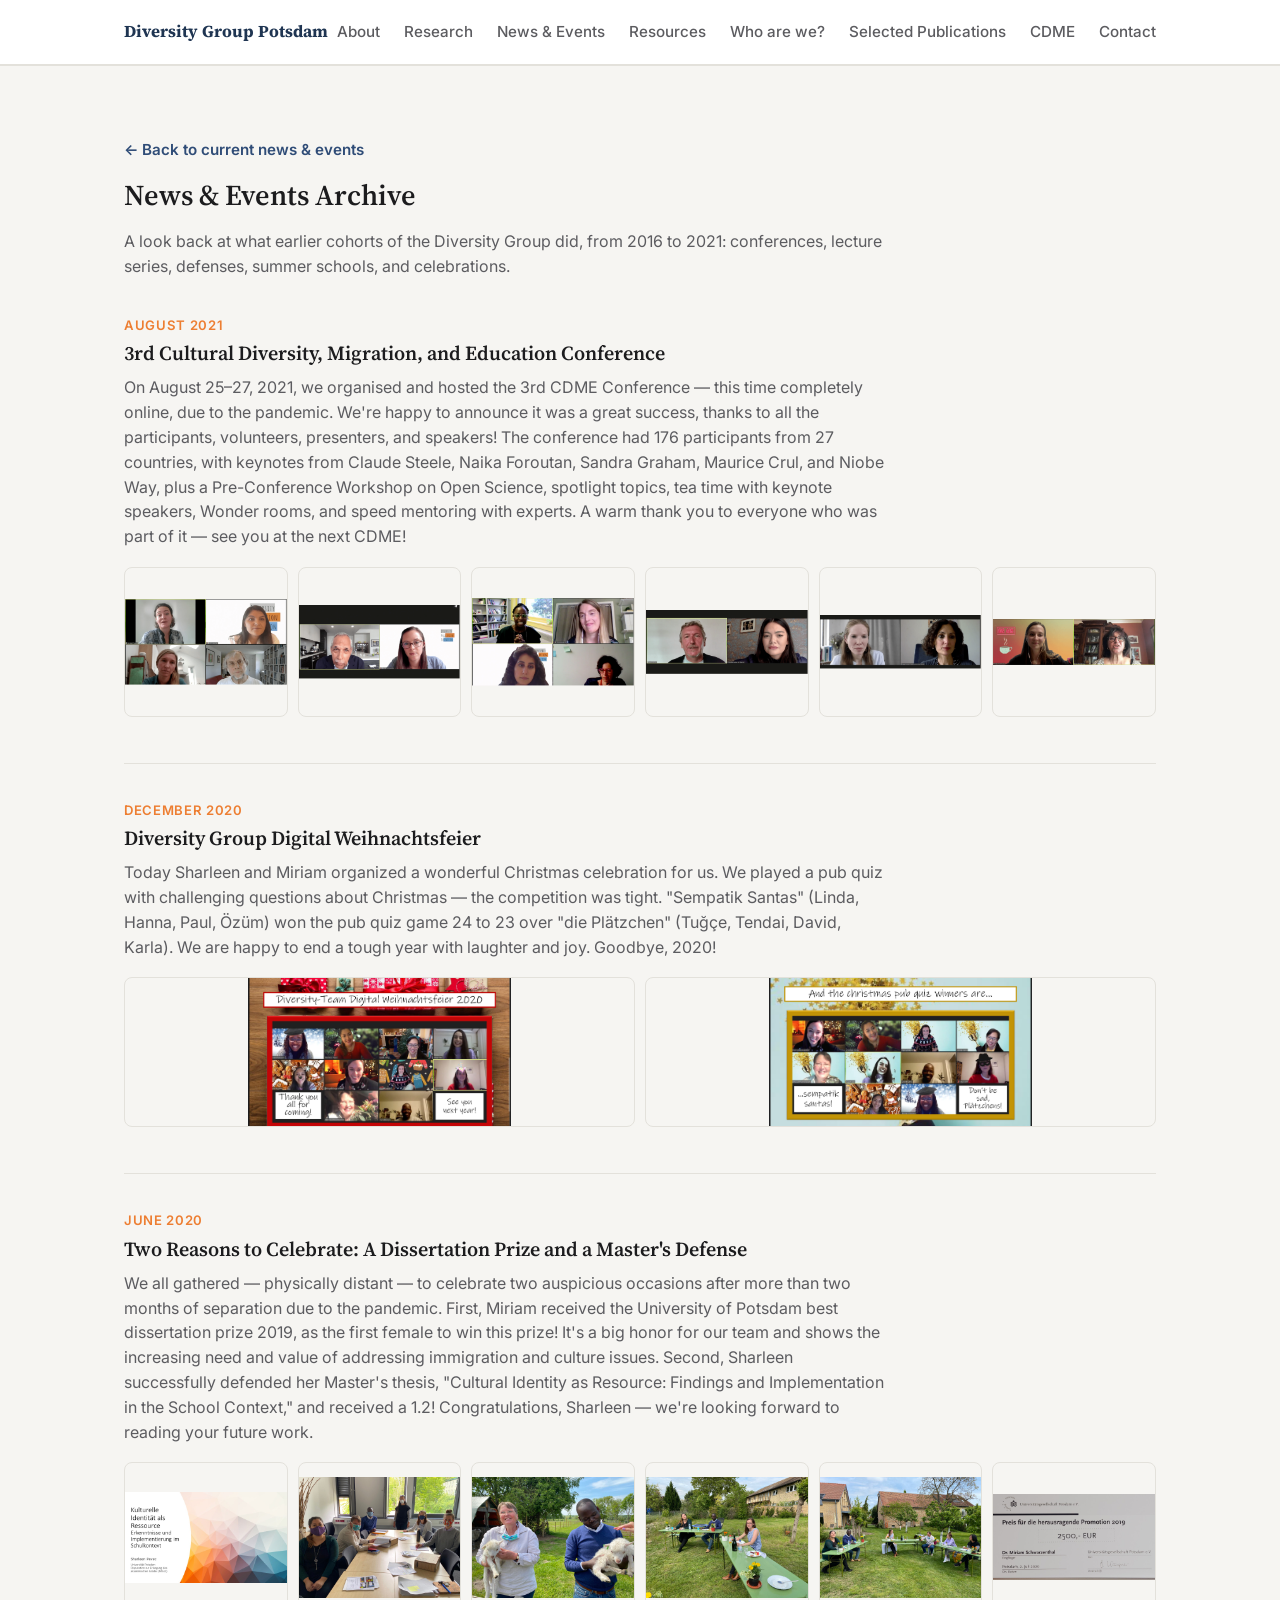
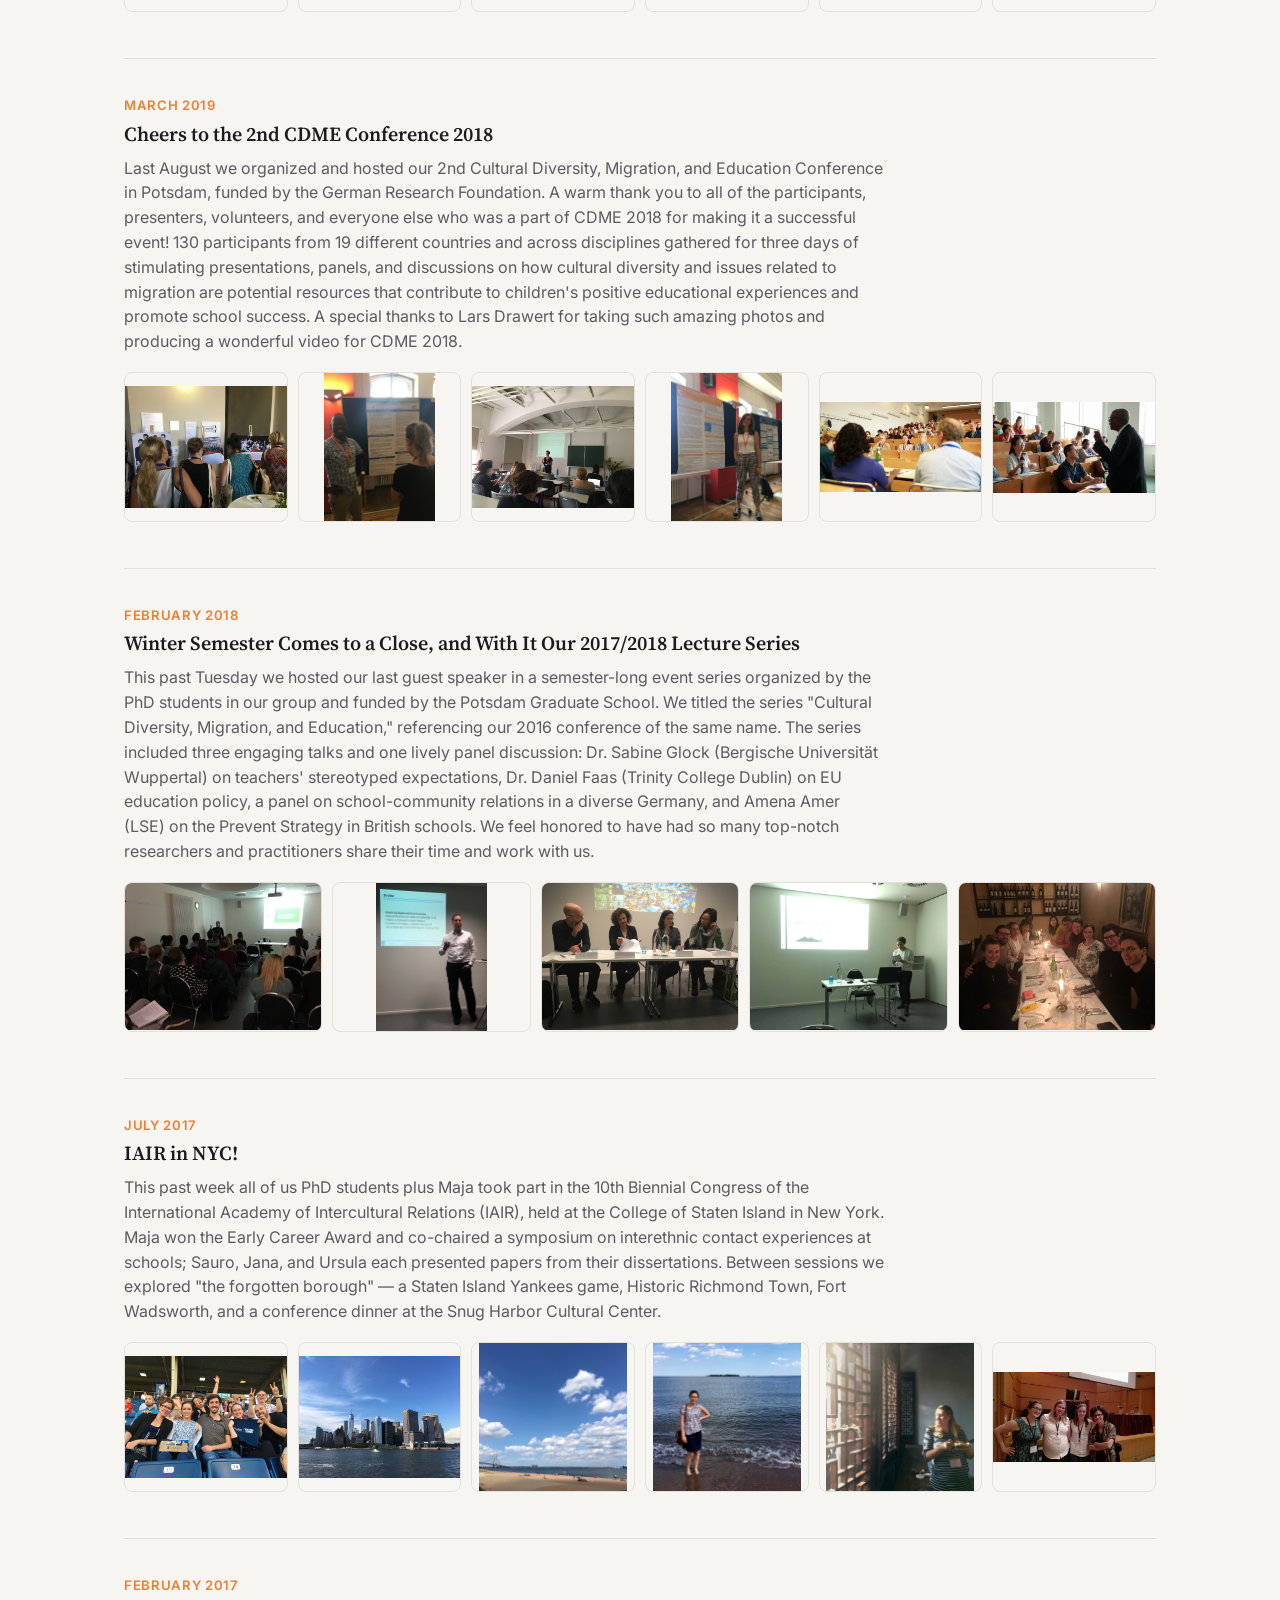
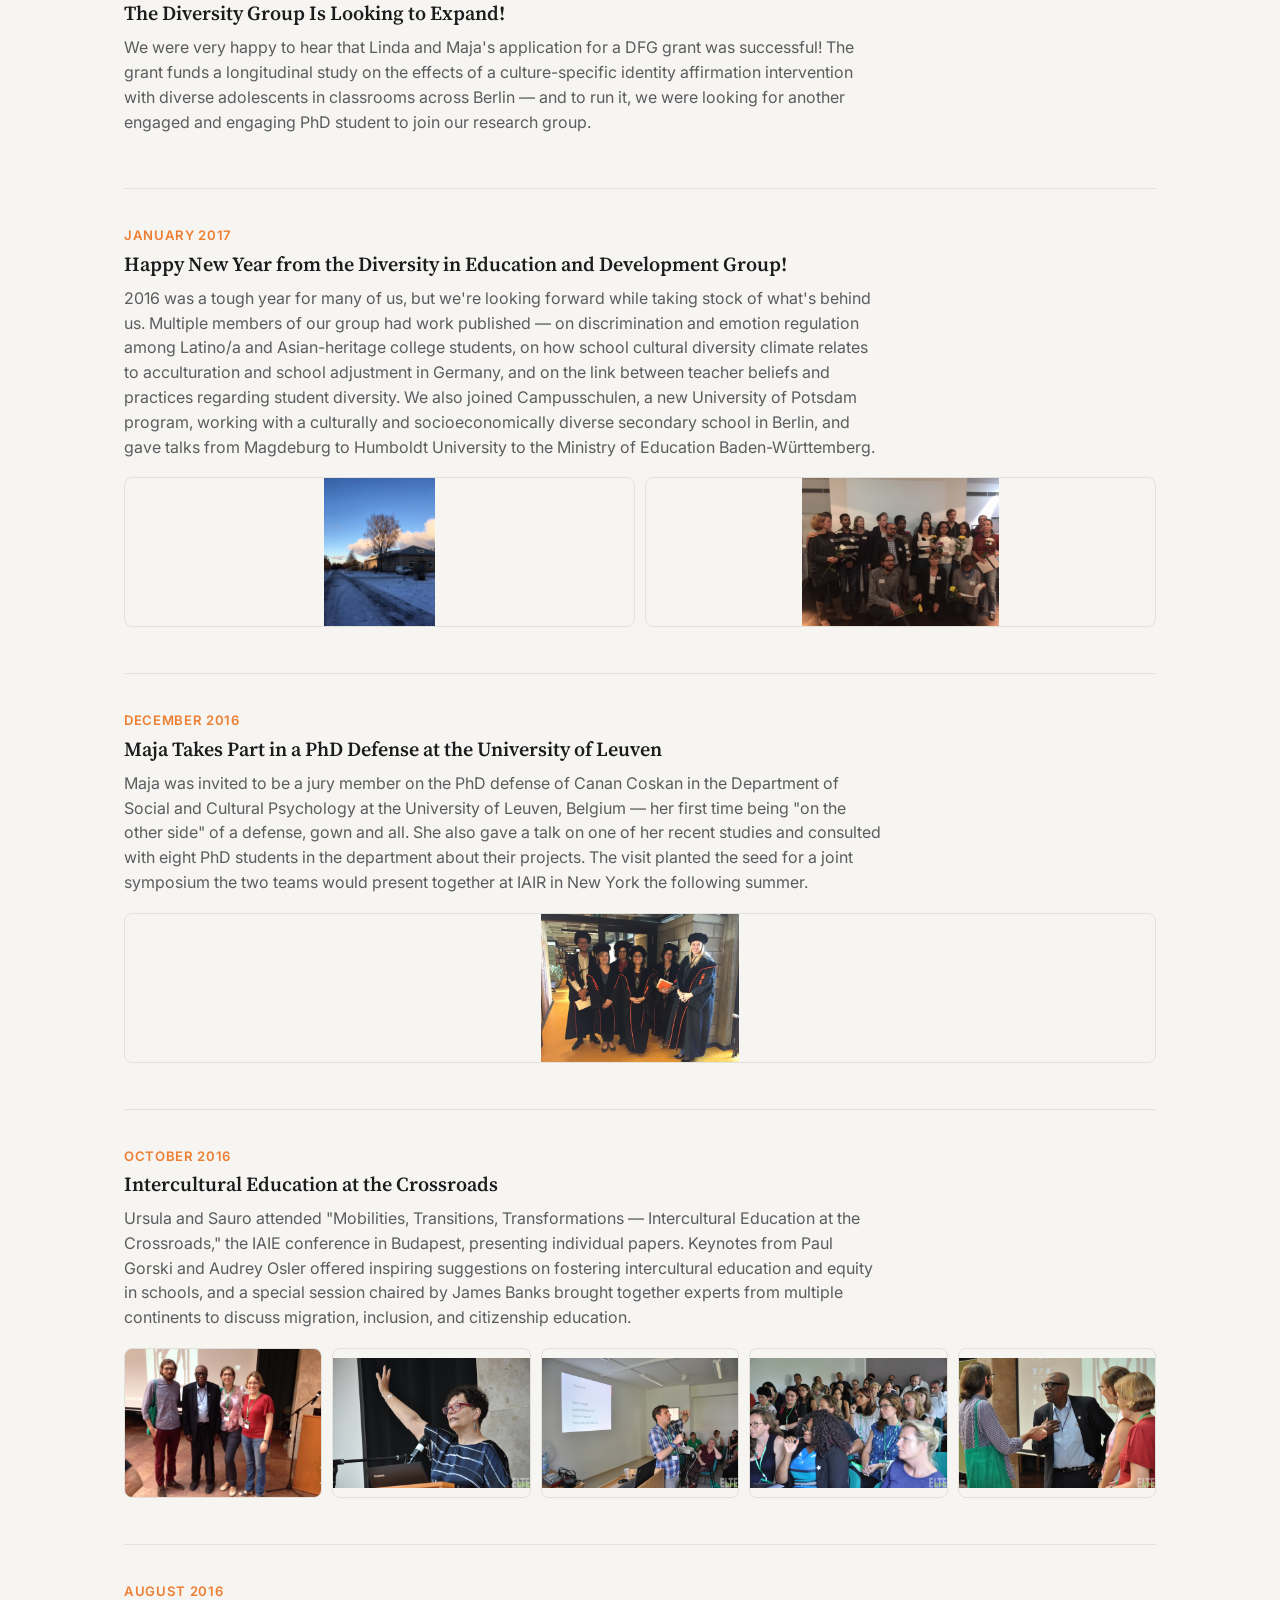
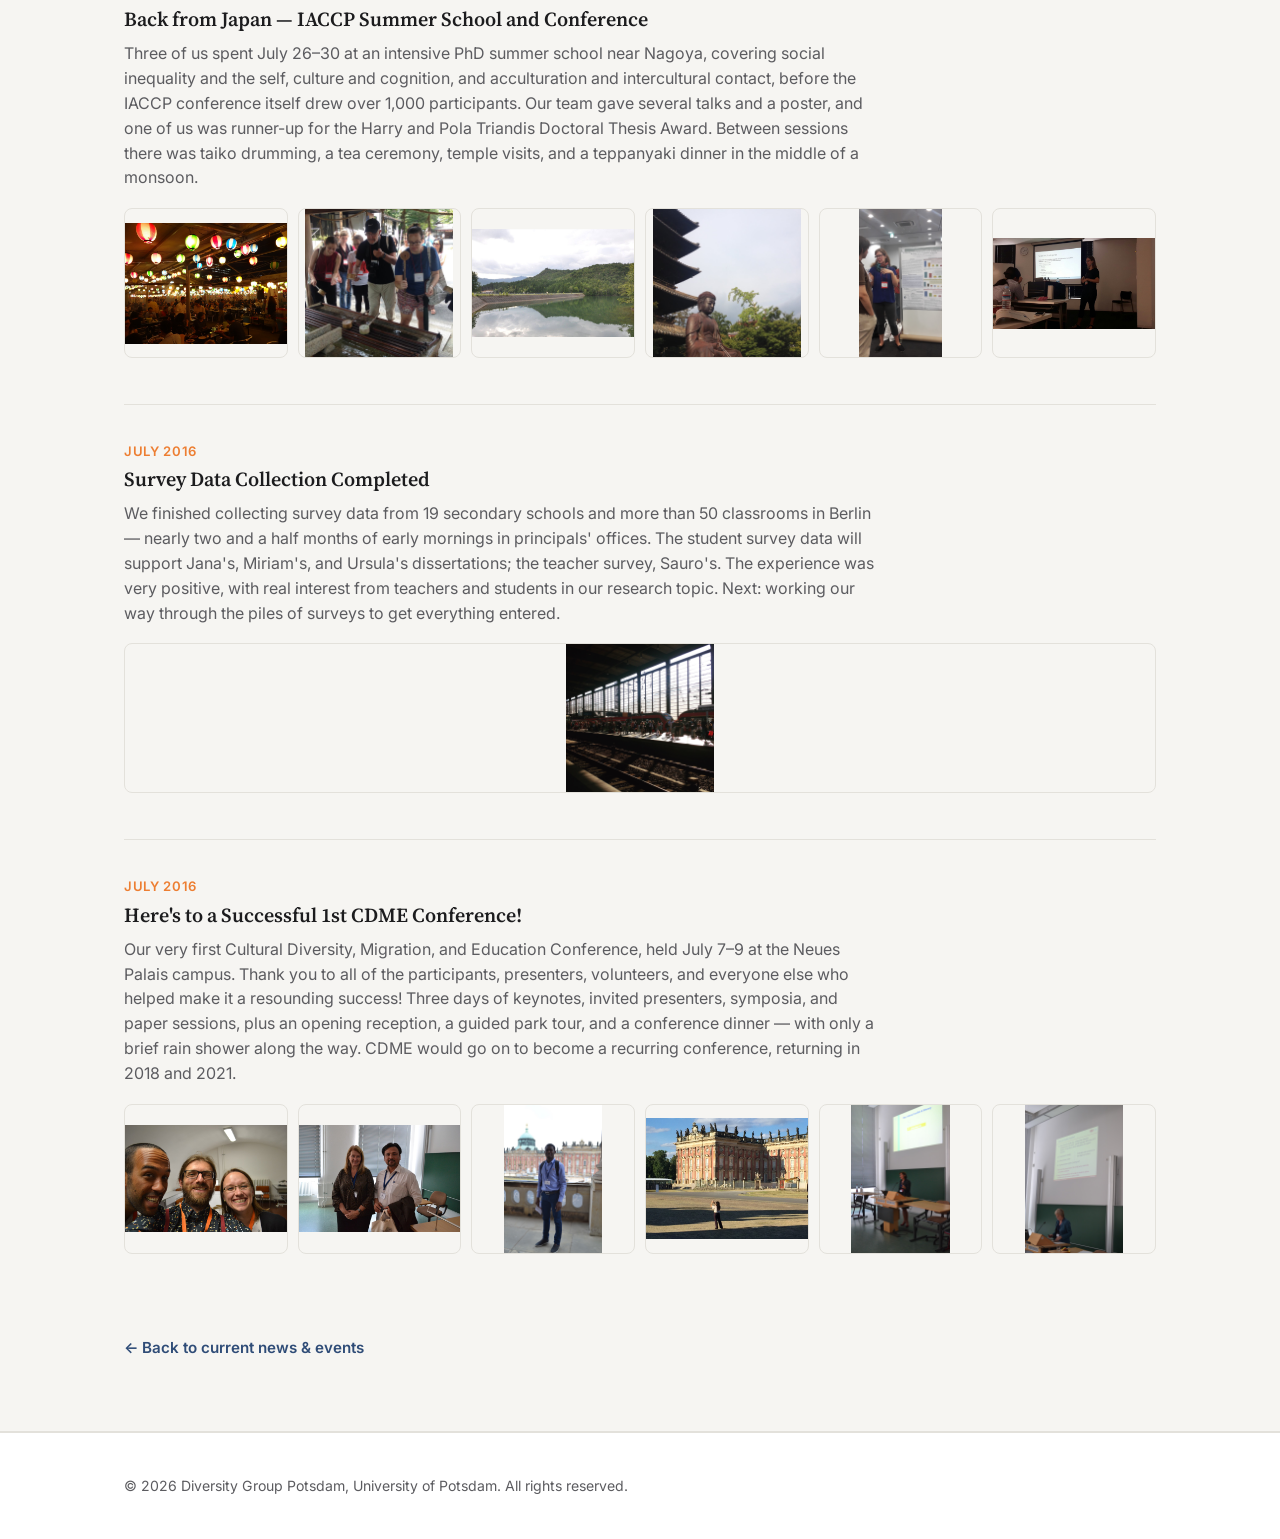
<file: news-archive.html>
<!DOCTYPE html>
<html lang="en">
<head>
<meta charset="UTF-8">
<meta name="viewport" content="width=device-width, initial-scale=1.0">
<title>News &amp; Events Archive — Diversity Group Potsdam</title>
<meta name="description" content="Archive of earlier news and events (2016–2021) from the Diversity Group Potsdam at the University of Potsdam.">
<link rel="preconnect" href="https://fonts.googleapis.com">
<link rel="preconnect" href="https://fonts.gstatic.com" crossorigin>
<link href="https://fonts.googleapis.com/css2?family=Source+Serif+4:opsz,wght@8..60,400;8..60,600;8..60,700&family=Inter:wght@400;500;600;700&display=swap" rel="stylesheet">
<link rel="stylesheet" href="css/style.css?v=8">
</head>
<body>

<header class="site-header">
  <div class="container header-inner">
    <a class="brand" href="index.html">
      <span class="brand-name">Diversity Group Potsdam</span>
    </a>
    <button class="nav-toggle" id="navToggle" aria-label="Toggle navigation" aria-expanded="false">
      <span></span><span></span><span></span>
    </button>
    <nav class="site-nav" id="siteNav">
      <a href="index.html#about">About</a>
      <a href="index.html#research">Research</a>
      <a href="index.html#news">News &amp; Events</a>
      <a href="index.html#resources">Resources</a>
      <a href="index.html#people">Who are we?</a>
      <a href="index.html#publications">Selected Publications</a>
      <a href="https://cdme-conference.de/" target="_blank" rel="noopener noreferrer">CDME</a>
      <a href="index.html#contact">Contact</a>
    </nav>
  </div>
</header>

<main id="top">

  <section id="news-archive" class="section section-alt">
    <div class="container">
      <p class="back-link"><a href="index.html#news">&larr; Back to current news &amp; events</a></p>
      <h1 class="section-title">News &amp; Events Archive</h1>
      <p class="archive-intro">
        A look back at what earlier cohorts of the Diversity Group did,
        from 2016 to 2021: conferences, lecture series, defenses, summer
        schools, and celebrations.
      </p>

      <ul class="event-list">
        <li class="event">
          <span class="event-date">August 2021</span>
          <h3 class="event-title">3rd Cultural Diversity, Migration, and Education Conference</h3>
          <p class="event-text">
            On August 25–27, 2021, we organised and hosted the 3rd CDME Conference —
            this time completely online, due to the pandemic. We're happy to
            announce it was a great success, thanks to all the participants,
            volunteers, presenters, and speakers! The conference had 176
            participants from 27 countries, with keynotes from Claude Steele,
            Naika Foroutan, Sandra Graham, Maurice Crul, and Niobe Way, plus a
            Pre-Conference Workshop on Open Science, spotlight topics, tea time
            with keynote speakers, Wonder rooms, and speed mentoring with experts.
            A warm thank you to everyone who was part of it — see you at the next
            CDME!
          </p>
          <div class="event-photos">
            <img src="assets/img/events/2021-cdme/1-barrett-aliai-taylor-gonultas.png" alt="Martyn Barrett, Ilira Aliai, Laura K. Taylor &amp; Seçil Gönültaş">
            <img src="assets/img/events/2021-cdme/2-steele-schwarzenthal.png" alt="Claude Steele &amp; Miriam Schwarzenthal">
            <img src="assets/img/events/2021-cdme/3-rogers-svensson-gharaei-phalet.png" alt="Onnie Rogers, Ylva Svensson, Nadya Gharaei &amp; Karen Phalet">
            <img src="assets/img/events/2021-cdme/4-crul-ott.png" alt="Maurice Crul &amp; Priscilla Krachum Ott">
            <img src="assets/img/events/2021-cdme/5-griessig-foroutan.png" alt="Ritva Grießig &amp; Naika Foroutan">
            <img src="assets/img/events/2021-cdme/6-aral-graham.png" alt="Tuğçe Aral &amp; Sandra Graham">
          </div>
        </li>

        <li class="event">
          <span class="event-date">December 2020</span>
          <h3 class="event-title">Diversity Group Digital Weihnachtsfeier</h3>
          <p class="event-text">
            Today Sharleen and Miriam organized a wonderful Christmas celebration
            for us. We played a pub quiz with challenging questions about
            Christmas — the competition was tight. "Sempatik Santas" (Linda,
            Hanna, Paul, Özüm) won the pub quiz game 24 to 23 over "die
            Plätzchen" (Tuğçe, Tendai, David, Karla). We are happy to end a tough
            year with laughter and joy. Goodbye, 2020!
          </p>
          <div class="event-photos">
            <img src="assets/img/events/2020-weihnachtsfeier/1.png" alt="Diversity Group digital Christmas celebration, screenshot 1">
            <img src="assets/img/events/2020-weihnachtsfeier/2.png" alt="Diversity Group digital Christmas celebration, screenshot 2">
          </div>
        </li>

        <li class="event">
          <span class="event-date">June 2020</span>
          <h3 class="event-title">Two Reasons to Celebrate: A Dissertation Prize and a Master's Defense</h3>
          <p class="event-text">
            We all gathered — physically distant — to celebrate two auspicious
            occasions after more than two months of separation due to the
            pandemic. First, Miriam received the University of Potsdam best
            dissertation prize 2019, as the first female to win this prize! It's
            a big honor for our team and shows the increasing need and value of
            addressing immigration and culture issues. Second, Sharleen
            successfully defended her Master's thesis, "Cultural Identity as
            Resource: Findings and Implementation in the School Context," and
            received a 1.2! Congratulations, Sharleen — we're looking forward to
            reading your future work.
          </p>
          <div class="event-photos">
            <img src="assets/img/events/2020-milestones/1-sharleen-defense.jpg" alt="Sharleen's Master's defense">
            <img src="assets/img/events/2020-milestones/2.jpg" alt="Celebrating Miriam's dissertation prize">
            <img src="assets/img/events/2020-milestones/3.jpg" alt="Team celebration, physically distant">
            <img src="assets/img/events/2020-milestones/4.jpg" alt="Team celebration in Golm">
            <img src="assets/img/events/2020-milestones/5.jpg" alt="Team picnic">
            <img src="assets/img/events/2020-milestones/6.jpg" alt="Team celebration">
          </div>
        </li>

        <li class="event">
          <span class="event-date">March 2019</span>
          <h3 class="event-title">Cheers to the 2nd CDME Conference 2018</h3>
          <p class="event-text">
            Last August we organized and hosted our 2nd Cultural Diversity,
            Migration, and Education Conference in Potsdam, funded by the German
            Research Foundation. A warm thank you to all of the participants,
            presenters, volunteers, and everyone else who was a part of CDME 2018
            for making it a successful event! 130 participants from 19 different
            countries and across disciplines gathered for three days of
            stimulating presentations, panels, and discussions on how cultural
            diversity and issues related to migration are potential resources
            that contribute to children's positive educational experiences and
            promote school success. A special thanks to Lars Drawert for taking
            such amazing photos and producing a wonderful video for CDME 2018.
          </p>
          <div class="event-photos">
            <img src="assets/img/events/2019-cdme2018/1.jpg" alt="CDME 2018 conference photo">
            <img src="assets/img/events/2019-cdme2018/2.jpg" alt="CDME 2018 conference photo">
            <img src="assets/img/events/2019-cdme2018/3.jpg" alt="CDME 2018 conference photo">
            <img src="assets/img/events/2019-cdme2018/4.jpg" alt="CDME 2018 conference photo">
            <img src="assets/img/events/2019-cdme2018/5.jpg" alt="CDME 2018 conference photo">
            <img src="assets/img/events/2019-cdme2018/6.jpg" alt="CDME 2018 conference photo">
          </div>
        </li>

        <li class="event">
          <span class="event-date">February 2018</span>
          <h3 class="event-title">Winter Semester Comes to a Close, and With It Our 2017/2018 Lecture Series</h3>
          <p class="event-text">
            This past Tuesday we hosted our last guest speaker in a semester-long
            event series organized by the PhD students in our group and funded by
            the Potsdam Graduate School. We titled the series "Cultural
            Diversity, Migration, and Education," referencing our 2016
            conference of the same name. The series included three engaging
            talks and one lively panel discussion: Dr. Sabine Glock (Bergische
            Universität Wuppertal) on teachers' stereotyped expectations, Dr.
            Daniel Faas (Trinity College Dublin) on EU education policy, a panel
            on school-community relations in a diverse Germany, and Amena Amer
            (LSE) on the Prevent Strategy in British schools. We feel honored to
            have had so many top-notch researchers and practitioners share their
            time and work with us.
          </p>
          <div class="event-photos">
            <img src="assets/img/events/2018-lecture-series/1-sabine-glock.jpg" alt="Dr. Sabine Glock guest talk">
            <img src="assets/img/events/2018-lecture-series/2-daniel-faas.jpg" alt="Dr. Daniel Faas guest talk">
            <img src="assets/img/events/2018-lecture-series/3-panel.jpg" alt="Panel discussion on school-community relations">
            <img src="assets/img/events/2018-lecture-series/4-amena-amer.jpg" alt="Amena Amer guest talk">
            <img src="assets/img/events/2018-lecture-series/5-amena-amer-dinner.jpg" alt="Dinner with Amena Amer, the final speaker">
          </div>
        </li>

        <li class="event">
          <span class="event-date">July 2017</span>
          <h3 class="event-title">IAIR in NYC!</h3>
          <p class="event-text">
            This past week all of us PhD students plus Maja took part in the 10th
            Biennial Congress of the International Academy of Intercultural
            Relations (IAIR), held at the College of Staten Island in New York.
            Maja won the Early Career Award and co-chaired a symposium on
            interethnic contact experiences at schools; Sauro, Jana, and Ursula
            each presented papers from their dissertations. Between sessions we
            explored "the forgotten borough" — a Staten Island Yankees game,
            Historic Richmond Town, Fort Wadsworth, and a conference dinner at
            the Snug Harbor Cultural Center.
          </p>
          <div class="event-photos">
            <img src="assets/img/events/2017-iair-nyc/1.jpg" alt="IAIR conference, New York City">
            <img src="assets/img/events/2017-iair-nyc/2.jpg" alt="IAIR conference, New York City">
            <img src="assets/img/events/2017-iair-nyc/3.jpg" alt="IAIR conference, New York City">
            <img src="assets/img/events/2017-iair-nyc/4.jpg" alt="IAIR conference, New York City">
            <img src="assets/img/events/2017-iair-nyc/5.jpg" alt="IAIR conference, New York City">
            <img src="assets/img/events/2017-iair-nyc/6.jpg" alt="IAIR conference, New York City">
          </div>
        </li>

        <li class="event">
          <span class="event-date">February 2017</span>
          <h3 class="event-title">The Diversity Group Is Looking to Expand!</h3>
          <p class="event-text">
            We were very happy to hear that Linda and Maja's application for
            a DFG grant was successful! The grant funds a longitudinal study
            on the effects of a culture-specific identity affirmation
            intervention with diverse adolescents in classrooms across
            Berlin — and to run it, we were looking for another engaged and
            engaging PhD student to join our research group.
          </p>
        </li>

        <li class="event">
          <span class="event-date">January 2017</span>
          <h3 class="event-title">Happy New Year from the Diversity in Education and Development Group!</h3>
          <p class="event-text">
            2016 was a tough year for many of us, but we're looking forward
            while taking stock of what's behind us. Multiple members of our
            group had work published — on discrimination and emotion
            regulation among Latino/a and Asian-heritage college students,
            on how school cultural diversity climate relates to acculturation
            and school adjustment in Germany, and on the link between teacher
            beliefs and practices regarding student diversity. We also joined
            Campusschulen, a new University of Potsdam program, working with
            a culturally and socioeconomically diverse secondary school in
            Berlin, and gave talks from Magdeburg to Humboldt University to
            the Ministry of Education Baden-Württemberg.
          </p>
          <div class="event-photos">
            <img src="assets/img/events/2017-newyear/1.jpg" alt="University of Potsdam campus in winter">
            <img src="assets/img/events/2017-newyear/2.jpg" alt="International Teaching Professionals program graduating ceremony">
          </div>
        </li>

        <li class="event">
          <span class="event-date">December 2016</span>
          <h3 class="event-title">Maja Takes Part in a PhD Defense at the University of Leuven</h3>
          <p class="event-text">
            Maja was invited to be a jury member on the PhD defense of Canan
            Coskan in the Department of Social and Cultural Psychology at the
            University of Leuven, Belgium — her first time being "on the
            other side" of a defense, gown and all. She also gave a talk on
            one of her recent studies and consulted with eight PhD students
            in the department about their projects. The visit planted the
            seed for a joint symposium the two teams would present together
            at IAIR in New York the following summer.
          </p>
          <div class="event-photos">
            <img src="assets/img/events/2016-leuven/1.jpg" alt="Maja at the University of Leuven PhD defense">
          </div>
        </li>

        <li class="event">
          <span class="event-date">October 2016</span>
          <h3 class="event-title">Intercultural Education at the Crossroads</h3>
          <p class="event-text">
            Ursula and Sauro attended "Mobilities, Transitions,
            Transformations — Intercultural Education at the Crossroads,"
            the IAIE conference in Budapest, presenting individual papers.
            Keynotes from Paul Gorski and Audrey Osler offered inspiring
            suggestions on fostering intercultural education and equity in
            schools, and a special session chaired by James Banks brought
            together experts from multiple continents to discuss migration,
            inclusion, and citizenship education.
          </p>
          <div class="event-photos">
            <img src="assets/img/events/2016-budapest/1.jpeg" alt="IAIE conference, Budapest">
            <img src="assets/img/events/2016-budapest/2.jpg" alt="IAIE conference, Budapest">
            <img src="assets/img/events/2016-budapest/3.jpg" alt="IAIE conference, Budapest">
            <img src="assets/img/events/2016-budapest/4.jpg" alt="IAIE conference, Budapest">
            <img src="assets/img/events/2016-budapest/5.jpg" alt="A discussion session chaired by James Banks">
          </div>
        </li>

        <li class="event">
          <span class="event-date">August 2016</span>
          <h3 class="event-title">Back from Japan — IACCP Summer School and Conference</h3>
          <p class="event-text">
            Three of us spent July 26–30 at an intensive PhD summer school
            near Nagoya, covering social inequality and the self, culture
            and cognition, and acculturation and intercultural contact,
            before the IACCP conference itself drew over 1,000 participants.
            Our team gave several talks and a poster, and one of us was
            runner-up for the Harry and Pola Triandis Doctoral Thesis Award.
            Between sessions there was taiko drumming, a tea ceremony,
            temple visits, and a teppanyaki dinner in the middle of a
            monsoon.
          </p>
          <div class="event-photos">
            <img src="assets/img/events/2016-japan/1.jpg" alt="IACCP conference, Nagoya, Japan">
            <img src="assets/img/events/2016-japan/2.jpg" alt="Team members at a temple in Japan">
            <img src="assets/img/events/2016-japan/3.jpg" alt="Lake near the summer school venue">
            <img src="assets/img/events/2016-japan/4.jpg" alt="Buddha statue at a temple in Japan">
            <img src="assets/img/events/2016-japan/5.jpg" alt="Team members in Japan">
            <img src="assets/img/events/2016-japan/6.jpg" alt="Team members in Japan">
          </div>
        </li>

        <li class="event">
          <span class="event-date">July 2016</span>
          <h3 class="event-title">Survey Data Collection Completed</h3>
          <p class="event-text">
            We finished collecting survey data from 19 secondary schools and
            more than 50 classrooms in Berlin — nearly two and a half months
            of early mornings in principals' offices. The student survey
            data will support Jana's, Miriam's, and Ursula's dissertations;
            the teacher survey, Sauro's. The experience was very positive,
            with real interest from teachers and students in our research
            topic. Next: working our way through the piles of surveys to get
            everything entered.
          </p>
          <div class="event-photos">
            <img src="assets/img/events/2016-survey/1.jpg" alt="Survey data collection in Berlin schools">
          </div>
        </li>

        <li class="event">
          <span class="event-date">July 2016</span>
          <h3 class="event-title">Here's to a Successful 1st CDME Conference!</h3>
          <p class="event-text">
            Our very first Cultural Diversity, Migration, and Education
            Conference, held July 7–9 at the Neues Palais campus. Thank you
            to all of the participants, presenters, volunteers, and everyone
            else who helped make it a resounding success! Three days of
            keynotes, invited presenters, symposia, and paper sessions,
            plus an opening reception, a guided park tour, and a conference
            dinner — with only a brief rain shower along the way. CDME would
            go on to become a recurring conference, returning in 2018 and
            2021.
          </p>
          <div class="event-photos">
            <img src="assets/img/events/2016-cdme/1.jpg" alt="1st CDME Conference, 2016">
            <img src="assets/img/events/2016-cdme/2.jpg" alt="1st CDME Conference, 2016">
            <img src="assets/img/events/2016-cdme/3.jpg" alt="1st CDME Conference, 2016">
            <img src="assets/img/events/2016-cdme/4.jpg" alt="1st CDME Conference, 2016">
            <img src="assets/img/events/2016-cdme/5.jpg" alt="1st CDME Conference, 2016">
            <img src="assets/img/events/2016-cdme/6.jpg" alt="1st CDME Conference, 2016">
          </div>
        </li>
      </ul>

      <p class="back-link back-link-bottom"><a href="index.html#news">&larr; Back to current news &amp; events</a></p>
    </div>
  </section>

</main>

<footer class="site-footer">
  <div class="container">
    <p>&copy; <span id="year"></span> Diversity Group Potsdam, University of Potsdam. All rights reserved.</p>
  </div>
</footer>

<script src="js/main.js?v=3"></script>
</body>
</html>
</file>
<file: css/style.css>
:root {
  --color-bg: #ffffff;
  --color-bg-alt: #f6f5f2;
  --color-text: #1c1c1e;
  --color-text-muted: #5c5c60;
  --color-border: #e3e1db;
  --color-accent: #2f4c77;
  --color-accent-dark: #1f3552;
  --color-accent-warm: #ed7e32;
  --color-accent-warm-dark: #cf6620;
  --font-serif: "Source Serif 4", Georgia, serif;
  --font-sans: "Inter", -apple-system, BlinkMacSystemFont, "Segoe UI", sans-serif;
  --max-width: 1080px;
}

* { box-sizing: border-box; }

html { scroll-behavior: smooth; }

body {
  margin: 0;
  font-family: var(--font-sans);
  color: var(--color-text);
  background: var(--color-bg);
  line-height: 1.55;
}

h1, h2, h3, h4 {
  font-family: var(--font-serif);
  font-weight: 600;
  line-height: 1.2;
  margin: 0 0 0.5em;
}

a {
  color: var(--color-accent);
  text-decoration: none;
}
a:hover { text-decoration: underline; }

.container {
  max-width: var(--max-width);
  margin: 0 auto;
  padding: 0 24px;
}

/* Header */
.site-header {
  position: sticky;
  top: 0;
  z-index: 20;
  background: var(--color-bg);
  border-bottom: 1px solid var(--color-border);
}

.header-inner {
  display: flex;
  align-items: center;
  justify-content: space-between;
  height: 64px;
}

.brand {
  display: flex;
  align-items: center;
  gap: 10px;
  font-weight: 700;
  color: var(--color-accent-dark);
}
.brand:hover { text-decoration: none; }

.brand-name {
  font-family: var(--font-serif);
  font-size: 1.05rem;
}

.site-nav {
  display: flex;
  gap: 24px;
}

.site-nav a {
  color: var(--color-text-muted);
  font-size: 0.95rem;
  font-weight: 500;
}
.site-nav a:hover {
  color: var(--color-accent);
  text-decoration: none;
}

.nav-toggle {
  display: none;
  flex-direction: column;
  justify-content: center;
  gap: 5px;
  width: 36px;
  height: 36px;
  background: none;
  border: none;
  cursor: pointer;
}
.nav-toggle span {
  display: block;
  width: 100%;
  height: 2px;
  background: var(--color-text);
}

/* Hero */
.hero {
  position: relative;
  padding: 96px 0 72px;
  background-image:
    linear-gradient(180deg, rgba(255, 255, 255, 0.52) 0%, rgba(255, 255, 255, 0.72) 60%, var(--color-bg) 100%),
    url("../assets/img/hero-potsdam.jpg");
  background-size: cover;
  background-position: center 65%;
  border-bottom: 1px solid var(--color-border);
}

.hero-credit {
  position: absolute;
  right: 24px;
  bottom: 10px;
  margin: 0;
  font-size: 0.72rem;
  color: var(--color-text-muted);
}
.hero-credit a { color: inherit; }

.eyebrow {
  text-transform: uppercase;
  letter-spacing: 0.08em;
  font-size: 0.8rem;
  font-weight: 600;
  color: var(--color-accent);
  margin: 0 0 12px;
}

.hero h1 {
  font-size: clamp(2.2rem, 5vw, 3.4rem);
  margin-bottom: 0.3em;
}

.hero-lede {
  max-width: 640px;
  font-size: 1.15rem;
  color: var(--color-text-muted);
}

.hero-actions {
  display: flex;
  gap: 16px;
  margin-top: 28px;
  flex-wrap: wrap;
}

.btn {
  display: inline-block;
  padding: 12px 22px;
  border-radius: 6px;
  font-weight: 600;
  font-size: 0.95rem;
}
.btn:hover { text-decoration: none; }

.btn-primary {
  background: var(--color-accent-warm);
  color: #fff;
}
.btn-primary:hover { background: var(--color-accent-warm-dark); }

.btn-ghost {
  border: 1px solid var(--color-border);
  color: var(--color-text);
}
.btn-ghost:hover { border-color: var(--color-accent); color: var(--color-accent); }

/* Sections */
.section {
  padding: 72px 0;
}
.section-alt {
  background: var(--color-bg-alt);
  border-top: 1px solid var(--color-border);
  border-bottom: 1px solid var(--color-border);
}

.section-title {
  font-size: 1.8rem;
  margin-bottom: 0.6em;
}

.section-lede {
  max-width: 720px;
  color: var(--color-text-muted);
}

.group-label {
  font-size: 0.85rem;
  text-transform: uppercase;
  letter-spacing: 0.06em;
  color: var(--color-text-muted);
  font-family: var(--font-sans);
  font-weight: 600;
  margin: 32px 0 14px;
}
.group-label:first-of-type { margin-top: 8px; }

/* Cards */
.card-grid {
  display: grid;
  grid-template-columns: repeat(auto-fit, minmax(220px, 1fr));
  gap: 20px;
}

.card {
  padding: 22px;
  border: 1px solid var(--color-border);
  border-radius: 10px;
  background: var(--color-bg);
}
.card-head {
  display: flex;
  align-items: center;
  gap: 14px;
  margin-bottom: 10px;
}
.card-head h3 { margin: 0; }
.card-logo {
  width: 64px;
  height: 64px;
  object-fit: cover;
  border-radius: 10px;
  border: 1px solid var(--color-border);
  display: block;
  flex-shrink: 0;
}
.card h3 { font-size: 1.1rem; }
.card p { color: var(--color-text-muted); margin: 0; font-size: 0.95rem; }
.card p.card-link { margin-top: 12px; font-size: 0.88rem; }

.card-icon {
  width: 36px;
  height: 36px;
  border-radius: 9px;
  display: flex;
  align-items: center;
  justify-content: center;
  margin-bottom: 14px;
}
.card-icon svg { width: 19px; height: 19px; }
.card-icon-navy { background: rgba(47, 76, 119, 0.12); color: var(--color-accent-dark); }
.card-icon-warm { background: rgba(237, 126, 50, 0.14); color: var(--color-accent-warm-dark); }

.resource-detail { margin-top: 20px; }
.resource-detail p { margin-bottom: 14px; }
.resource-detail p:last-child { margin-bottom: 0; }

/* People */
.people-grid { margin-bottom: 8px; }

.person-card {
  padding: 20px;
  border: 1px solid var(--color-border);
  border-radius: 10px;
  background: var(--color-bg);
  text-align: center;
}
.person-card-alum { opacity: 0.8; }

.avatar {
  width: 72px;
  height: 72px;
  margin: 0 auto 12px;
  border-radius: 50%;
  object-fit: cover;
  display: block;
}

.person-card h4 { margin-bottom: 2px; font-size: 1.05rem; }
.role { color: var(--color-text-muted); font-size: 0.9rem; margin: 0 0 8px; }
.links { font-size: 0.85rem; margin: 0; }
.orcid { font-size: 0.78rem; color: var(--color-text-muted); margin: 4px 0 0; }
.orcid a { color: inherit; }

/* Publications */
.pub-list {
  list-style: none;
  margin: 0 0 8px;
  padding: 0;
}
.pub-list li {
  display: flex;
  flex-direction: column;
  gap: 2px;
  padding: 16px 0;
  border-top: 1px solid var(--color-border);
}
.pub-list li:first-child { border-top: none; }

.pub-title { font-weight: 600; }
.pub-authors, .pub-venue { color: var(--color-text-muted); font-size: 0.92rem; }
.pub-links { font-size: 0.88rem; margin-top: 4px; }

/* News */
.news-list {
  list-style: none;
  margin: 0;
  padding: 0;
}
.news-list li {
  display: grid;
  grid-template-columns: 100px 1fr;
  gap: 16px;
  padding: 14px 0;
  border-top: 1px solid var(--color-border);
}
.news-list li:first-child { border-top: none; }
.news-list time {
  color: var(--color-accent-warm);
  font-weight: 600;
  font-size: 0.9rem;
  white-space: nowrap;
}

/* News & Events */
.event-list {
  list-style: none;
  margin: 0;
  padding: 0;
}
.event {
  padding: 36px 0;
  border-top: 1px solid var(--color-border);
}
.event:first-child { padding-top: 0; border-top: none; }

.event-older { display: none; }
.event-list.expanded .event-older { display: block; }

.event-more-toggle {
  padding: 28px 0 0;
  text-align: center;
}
.event-list.expanded .event-more-toggle { display: none; }

.news-toggle {
  background: none;
  border: 1px solid var(--color-border);
  color: var(--color-accent);
  font-family: var(--font-sans);
  font-weight: 600;
  font-size: 0.9rem;
  padding: 10px 24px;
  border-radius: 6px;
  cursor: pointer;
}
.news-toggle:hover { background: var(--color-bg-alt); border-color: var(--color-accent); }

.event-date {
  display: block;
  color: var(--color-accent-warm);
  font-weight: 600;
  font-size: 0.82rem;
  text-transform: uppercase;
  letter-spacing: 0.05em;
  margin-bottom: 6px;
}

.event-title {
  font-size: 1.25rem;
  margin-bottom: 10px;
}

.event-text {
  color: var(--color-text-muted);
  max-width: 760px;
  margin: 0 0 18px;
}

.event-photos {
  display: grid;
  grid-template-columns: repeat(auto-fit, minmax(150px, 1fr));
  gap: 10px;
  margin-bottom: 10px;
}
.event-photos img {
  width: 100%;
  height: 150px;
  object-fit: contain;
  background: var(--color-bg-alt);
  border-radius: 8px;
  border: 1px solid var(--color-border);
  display: block;
  cursor: zoom-in;
  transition: opacity 0.15s;
}
.event-photos img:hover { opacity: 0.85; }

.event-photos-single {
  grid-template-columns: none;
}
.event-photos-single img {
  width: auto;
  max-width: 340px;
  height: auto;
  object-fit: contain;
}

.event-photos-duo {
  display: flex;
  flex-wrap: wrap;
  gap: 10px;
}
.event-photos-duo img {
  width: auto;
  height: 280px;
  max-width: 100%;
  background: none;
}

.lightbox {
  display: none;
  position: fixed;
  inset: 0;
  z-index: 100;
  background: rgba(20, 19, 17, 0.9);
  align-items: center;
  justify-content: center;
  padding: 32px;
  cursor: zoom-out;
}
.lightbox.open { display: flex; }
.lightbox img {
  max-width: 100%;
  max-height: 100%;
  border-radius: 4px;
  box-shadow: 0 10px 40px rgba(0, 0, 0, 0.5);
}

/* Contact */
.contact-grid {
  display: grid;
  grid-template-columns: repeat(auto-fit, minmax(240px, 1fr));
  gap: 24px;
}
.contact-grid p { margin: 0; }

/* Footer */
.site-footer {
  padding: 28px 0;
  border-top: 1px solid var(--color-border);
  color: var(--color-text-muted);
  font-size: 0.88rem;
}

/* Responsive nav */
@media (max-width: 760px) {
  .nav-toggle { display: flex; }

  .site-nav {
    position: absolute;
    top: 64px;
    left: 0;
    right: 0;
    background: var(--color-bg);
    border-bottom: 1px solid var(--color-border);
    flex-direction: column;
    padding: 12px 24px 20px;
    gap: 14px;
    display: none;
  }
  .site-nav.open { display: flex; }

  .news-list li {
    grid-template-columns: 1fr;
    gap: 4px;
  }
}

/* News archive link and page */
.news-archive-link { padding: 28px 0 0; margin: 0; text-align: center; }
a.news-toggle { display: inline-block; text-decoration: none; }
.back-link { margin: 0 0 16px; font-weight: 600; font-size: 0.95rem; }
.back-link-bottom { margin: 36px 0 0; }
.archive-intro { color: var(--color-text-muted); max-width: 760px; margin: 0 0 36px; }
</file>
